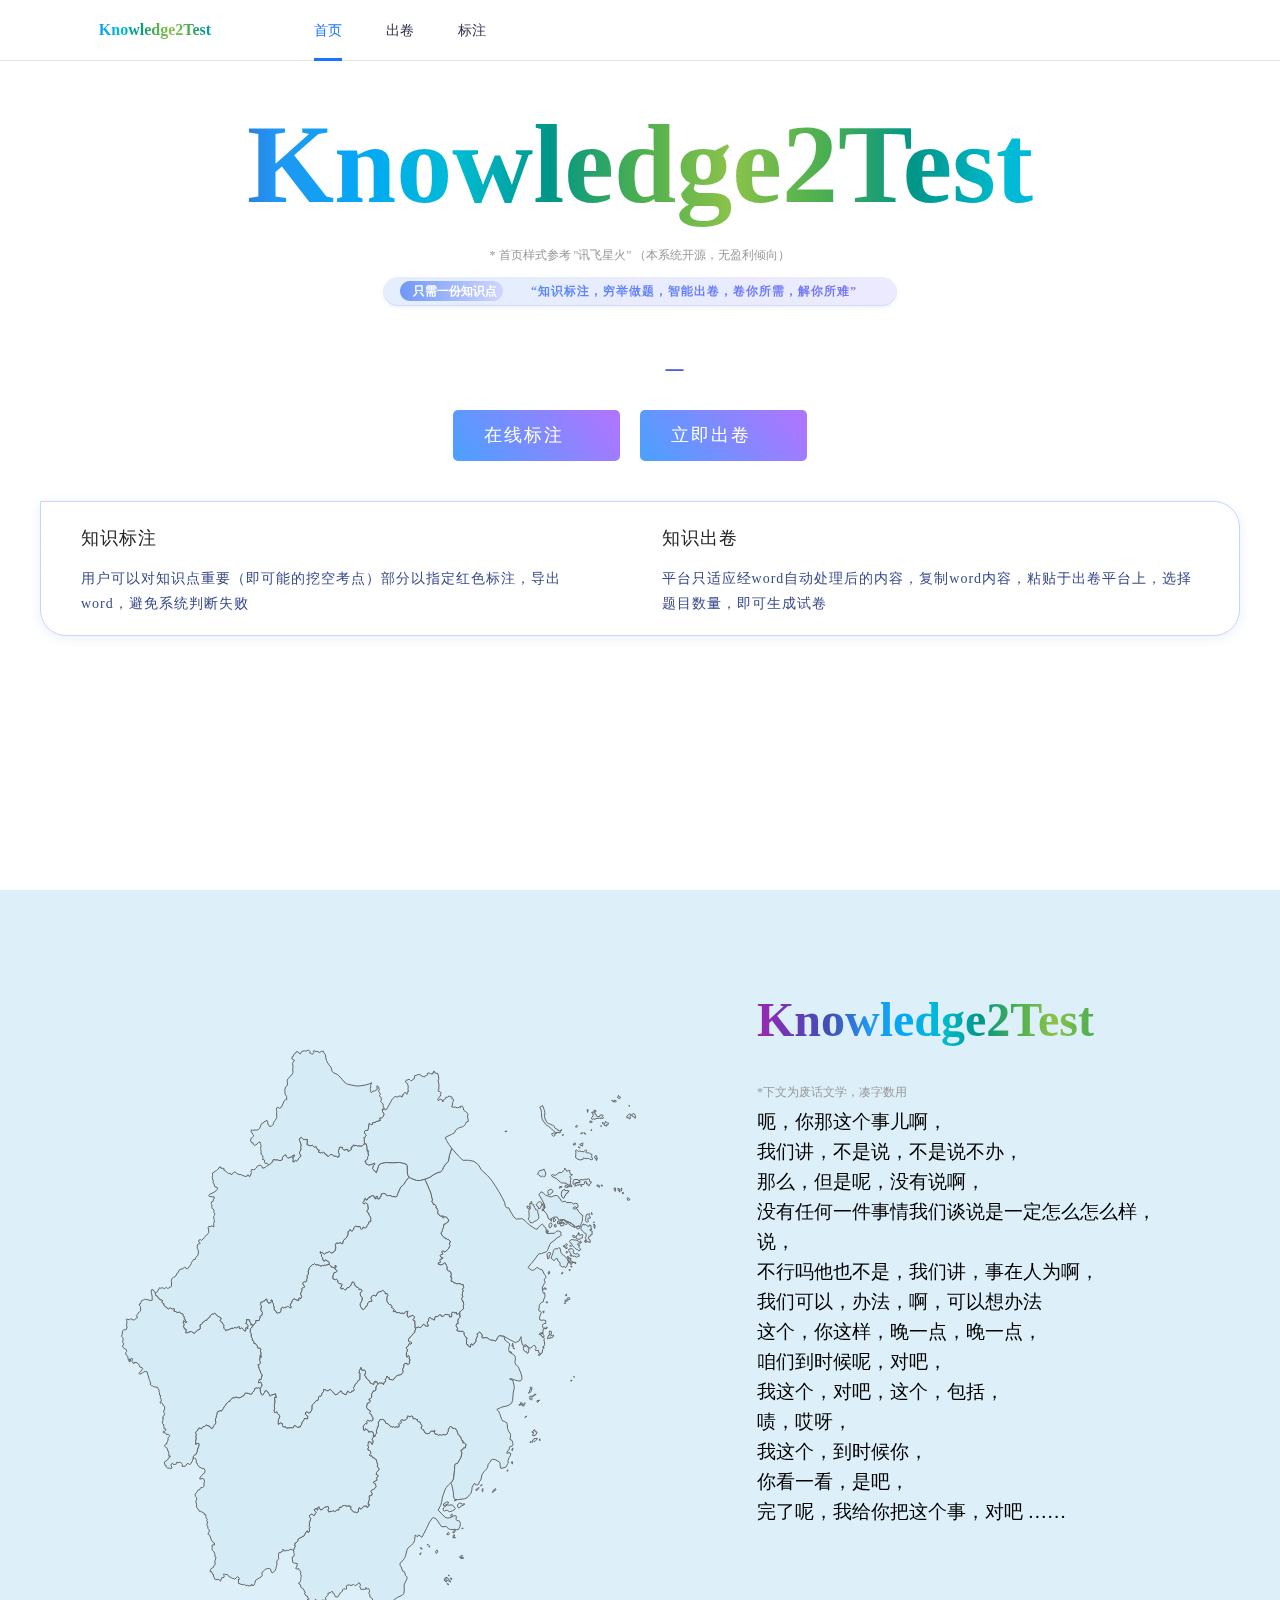
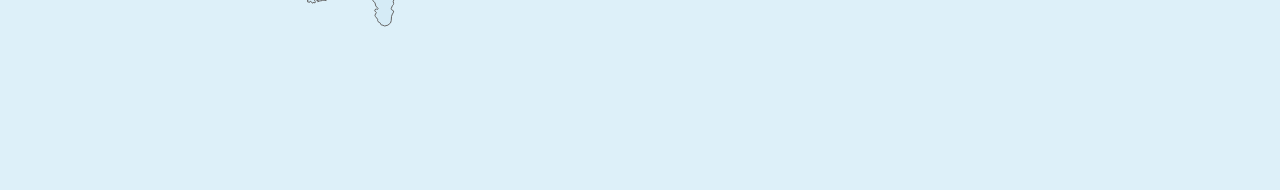
<file: index.html>
<!DOCTYPE html>
<html translate="no">

<head>
    <meta http-equiv="Content-Type" content="text/html; charset=UTF-8">
    <link rel="stylesheet" type="text/css" href="./index-copybyxunfei.css">
    <style>
        .text {
            font-size: 24px;
            letter-spacing: 2px;
        }

        .text span {
            display: inline-block;
            opacity: 0;
            animation: appear 0.1s forwards;
        }

        @keyframes appear {
            0% {
                opacity: 0;
                transform: translateX(50px);
            }

            100% {
                opacity: 1;
                transform: translateX(0);
            }
        }
    </style>

</head>

<body>
    <div id="root">
        <main class="homepage-container">
            <section class="hm-content">
                <section class="header_header_v2__0f-iQ">
                    <div class="header_inner__EP69R">
                        <div class="header_logowrap__b4xtC">
                            <div class="colorful-text" style="font-size: 1em;">Knowledge2Test</div>
                        </div>
                        <ul class="header_menu__8lsGi">
                            <li class="header_active__LVypk"><a href="./index.html">首页</a></li>
                            <li class="false"><a href="./paper2test.html">出卷</a>
                            <li class="false"><a href="./colorauto.html">标注</a>
                            </li>
                        </ul>
                    </div>
                </section>
                <div style="width: 100%;height: 40px;"></div>
                <div class="hm-content__title">
                    <div>
                        <div class="colorful-text">Knowledge2Test</div>
                        <br />
                        <p style="color: #999;font-size: 12px;">* 首页样式参考 "讯飞星火" （本系统开源，无盈利倾向）</p>
                    </div>
                    <div class="second-title-box">
                        <div class="second-title">
                            <div class="st-fir">只需一份知识点</div>
                            <div class="st-sec">“知识标注，穷举做题，智能出卷，卷你所需，解你所难”</div>
                        </div>
                    </div>
                </div>
                <div class="hm-content__text">
                    <div class="code">
                        <div></div>
                        <div></div>
                        <div>
                            <div class="Typist ">
                                <div class="inner-text"><span class="text">知识标注，穷举做题，智能出卷，卷你所需，解你所难</span></div><span
                                    class="Cursor--blinking blinking">_</span>
                            </div>
                        </div>
                    </div>
                </div>
                <div class="hm-center-box">
                    <div class="hm-content__btn try-now"><a href="./colorauto.html" style="color: #fff;">在线标注</a></div>
                    <div class="hm-content__btn try-now"><a href="./paper2test.html" style="color: #fff;">立即出卷</a></div>
                </div>
                <div class="home-hor">
                    <div class="hh-item"><a class="hh-title">知识标注</a>
                        <div class="hh-desc">用户可以对知识点重要（即可能的挖空考点）部分以指定红色标注，导出word，避免系统判断失败</div>
                    </div>
                    <div class="hh-item"><a class="hh-title">知识出卷</a>
                        <div class="hh-desc">平台只适应经word自动处理后的内容，复制word内容，粘贴于出卷平台上，选择题目数量，即可生成试卷</div>
                    </div>
                </div>
                <!-- background-color: #def1f8; -->
        </main>
        <table style="background-color: #ddf0f9;height: 100vh;z-index: -1;margin-top: -10px;">
            <tr>
                <td width="753">
                    <svg width="753" height="640" id="svg" style='z-index: 1;display: inline-block;'>
                        <!-- <g>
                    <rect width="753" height="640" x="0" y="0" id="0" style="fill: transparent;"></rect>
                </g> -->
                        <!-- <g> -->
                        <path
                            d="M 407.2534 159.1579 L 404.261 162.6205 L 401.6 166.7371 L 398.7864 169 L 395.589 176.2634 L 395.1998 178.1777 L 393.5276 179.0415 L 390.8402 178.3937 L 390.3143 178.8781 L 388.9786 177.7809 L 386.6751 177.5124 L 385.5128 177.8159 L 384.1929 177.1914 L 383.3304 175.8492 L 381.8369 175.4174 L 379.402 176.0125 L 379.1811 178.4171 L 378.4396 178.3878 L 377.8664 180.6584 L 376.0152 181.0846 L 375.2947 180.5943 L 375.6366 179.3976 L 375.0897 178.1894 L 374.0115 178.6504 L 374.0641 181.0612 L 372.7442 180.5301 L 371.5503 177.7049 L 369.9832 177.7984 L 368.4423 178.8898 L 367.7218 178.487 L 367.869 179.6953 L 366.3966 179.7069 L 365.1555 182.1179 L 364.0878 182.0012 L 363.4726 180.3783 L 361.9317 181.6917 L 362.5628 181.9077 L 362.1947 183.0929 L 360.759 184.7395 L 362.0895 186.0826 L 363.5883 184.6987 L 365.7655 186.3512 L 366.2914 189.949 L 366.2441 191.2809 L 364.8294 193.0277 L 365.5656 194.5527 L 366.8225 194.9793 L 367.0592 197.1475 L 368.2477 198.2872 L 368.8788 200.2745 L 368.6264 201.5839 L 369.0366 203.0164 L 368.6264 203.7063 L 367.1275 203.6888 L 366.4913 206.2149 L 364.9503 207.6186 L 364.8557 208.7123 L 363.4516 210.2565 L 361.206 209.1218 L 360.4697 211.0463 L 359.4285 211.4207 L 358.4556 210.7129 L 358.3977 209.7886 L 357.3775 207.9871 L 356.8989 208.9755 L 353.7225 208.1858 L 351.5242 210.005 L 351.9923 210.7772 L 349.8835 213.5621 L 348.9421 212.2689 L 347.8798 211.7425 L 347.1594 213.3163 L 346.1391 213.486 L 346.1653 215.9729 L 345.5763 217.8926 L 344.1354 220.07 L 341.853 221.9023 L 340.9117 224.139 L 341.0852 225.0349 L 340.3437 226.089 L 338.0403 224.5606 L 337.1199 225.3102 L 334.2118 225.1989 L 333.3178 227.5531 L 334.0172 230.0835 L 333.3178 230.9096 L 333.3178 232.6496 L 331.3351 233.9386 L 331.272 234.548 L 329.2473 235.128 L 327.2331 233.3234 L 325.8606 234.8409 L 324.183 234.7882 L 322.3266 236.3705 L 320.8698 234.7414 L 319.8864 234.923 L 318.3875 233.7334 L 318.2509 235.1339 L 319.4709 236.3353 L 319.5656 238.6211 L 320.7541 239.7935 L 320.9856 242.0329 L 321.827 243.0179 L 322.9944 242.7833 L 323.4519 241.6342 L 324.8982 242.8009 L 326.6231 243.4282 L 327.27 244.1319 L 327.2331 246.29 L 323.2837 247.4687 L 322.0688 246.9878 L 321.6902 247.8265 L 320.67 247.4745 L 318.9608 248.3075 L 317.2044 247.2694 L 315.0955 246.7825 L 314.3435 247.1344 L 312.5186 245.8149 L 311.3459 246.7121 L 310.6149 246.5362 L 307.7908 249.1169 L 306.2236 253.1238 L 306.5233 256.3805 L 304.9877 257.7069 L 305.4401 259.8611 L 304.6354 261.7162 L 304.9089 263.0255 L 303.4627 263.9707 L 302.4372 263.8004 L 300.465 265.104 L 302.8474 268.857 L 301.8324 269.6382 L 300.9226 269.55 L 300.0601 270.4429 L 300.139 272.4579 L 298.7717 275.1315 L 298.8085 276.2951 L 299.7393 278.4637 L 298.8243 280.7092 L 297.1046 279.9216 L 296.8627 282.3436 L 295.5164 282.7081 L 295.2061 281.8791 L 294.2438 282.0143 L 291.9035 280.7504 L 290.0261 282.9138 L 290.0891 283.9487 L 288.0276 287.1418 L 289.2424 288.2417 L 289.1004 289.9651 L 287.8489 289.7709 L 286.6024 288.6239 L 285.4455 288.4181 L 284.6461 289.324 L 282.9317 289.4122 L 281.5276 290.0945 L 280.5284 289.271 L 279.2294 290.2886 L 279.1032 292.5653 L 277.7885 294.9248 L 276.6788 294.6012 L 275.8531 295.266 L 274.5594 294.9955 L 273.6286 292.7065 L 272.5558 292.4359 L 271.8458 290.3946 L 272.1403 289.6651 L 271.5303 287.4948 L 271.4777 285.8304 L 270.5995 284.7954 L 269.9579 282.0085 L 268.9587 282.2848 L 269.4425 283.2843 L 268.8482 284.6542 L 266.4975 285.3481 L 265.9821 283.8428 L 265.2984 283.8428 L 264.7621 281.2089 L 263.6524 281.1972 L 262.6006 283.2078 L 261.7381 283.1256 L 260.2604 284.2016 L 259.2664 283.8546 L 258.3619 286.3831 L 259.5925 287.9594 L 258.8352 291.8476 L 260.4813 294.5305 L 260.0342 296.2194 L 260.5181 296.9138 L 257.8886 298.5559 L 258.3619 299.7978 L 257.7203 300.2394 L 257.2575 302.5588 L 253.8077 302.6353 L 254.0285 304.1308 L 252.1668 306.5805 L 251.1256 307.1282 L 248.6539 306.716 L 248.8169 305.5441 L 247.5127 302.9945 L 247.6862 301.9466 L 245.488 301.9171 L 244.6465 301.0635 L 244.657 303.6598 L 243.7841 305.6088 L 244.7149 305.7501 L 246.198 307.2519 L 245.7141 309.5725 L 246.077 310.35 L 245.0935 310.5857 L 244.799 309.755 L 243.4948 310.079 L 244.0733 311.6166 L 243.4948 313.2014 L 242.2327 312.9067 L 241.4596 311.4339 L 239.4612 309.9672 L 238.0045 311.0569 L 237.0421 310.085 L 237.4102 308.8892 L 236.4426 308.7066 L 234.6125 310.0202 L 232.3511 309.5842 L 231.3309 310.5209 L 229.9688 310.1969 L 226.5136 311.7932 L 224.6414 312.1762 L 223.5897 312.8419 L 223.1269 311.6107 L 221.87 310.2264 L 221.6228 308.318 L 221.9857 307.7348 L 219.698 304.0602 L 219.3246 304.3017 L 217.8627 302.294 L 219.1721 301.087 L 219.1932 300.2394 L 217.6891 299.5329 L 217.2684 298.7972 L 215.4489 298.2146 L 212.6037 295.0425 L 211.0997 296.5078 L 210.2425 295.9075 L 208.3544 297.5613 L 207.8286 299.221 L 204.9467 301.4815 L 204.71 302.5 L 203.674 302.2998 L 201.1918 304.2604 L 200.4187 304.4312 L 200.2451 305.5205 L 199.1987 306.6747 L 198.0154 307.0576 L 198.373 309.0777 L 198.1784 311.0039 L 196.8531 311.9641 L 195.8592 311.9936 L 192.1306 315.5405 L 189.5432 313.5784 L 187.9971 313.8672 L 184.5945 315.0574 L 183.3692 314.5565 L 184.0949 313.1424 L 183.9004 311.1452 L 182.6487 311.1924 L 181.3129 308.2826 L 182.1491 306.71 L 181.213 304.3782 L 181.6337 302.6177 L 182.5488 303.0004 L 184.0003 304.9434 L 184.1475 303.5421 L 182.0387 300.1805 L 182.3385 299.2446 L 180.8711 297.3494 L 180.908 296.3371 L 180.0771 295.3014 L 179.3303 295.7193 L 177.4739 294.2305 L 175.3178 294.607 L 172.8671 293.2419 L 171.8521 293.3714 L 172.4148 290.9416 L 171.6838 290.6475 L 170.4269 291.2475 L 168.6179 290.1122 L 167.5871 290.2122 L 166.6194 291.1299 L 165.1364 290.3062 L 164.3371 288.971 L 163.5324 288.8768 L 161.655 287.2477 L 161.8811 285.7833 L 159.7039 284.2838 L 160.5349 282.514 L 159.3463 281.8556 L 158.0894 282.032 L 157.432 280.7034 L 156.233 280.0566 L 155.5335 278.2991 L 154.0558 277.923 L 153.33 276.1657 L 153.2459 274.6614 L 154.7131 274.4616 L 156.9692 270.8306 L 157.3111 269.7498 L 158.384 270.1551 L 160.7295 269.8085 L 162.3965 270.6662 L 164.358 269.2857 L 165.5203 270.4018 L 166.651 270.1316 L 169.3751 268.4104 L 169.5855 264.9279 L 169.2699 263.5421 L 169.7801 260.7064 L 171.4682 259.3269 L 173.577 258.2821 L 175.1442 255.0366 L 175.6964 255.0366 L 177.7106 251.481 L 180.7187 250.7241 L 182.6382 249.24 L 184.0791 249.9968 L 184.8732 250.9765 L 185.5569 250.7653 L 188.3968 247.1051 L 189.3013 245.3984 L 189.3592 244.3606 L 190.2953 243.5631 L 191.2734 241.7807 L 193.1825 241.3938 L 193.8187 239.4769 L 195.9644 237.1734 L 196.4272 233.9913 L 195.9223 231.3547 L 195.0862 230.0953 L 195.4543 226.5575 L 196.1012 225.8606 L 197.3633 226.0656 L 198.231 225.1637 L 196.6323 223.9458 L 197.1266 221.9785 L 198.3414 221.4808 L 199.5983 222.4819 L 202.1489 219.8065 L 202.6959 218.8114 L 206.2877 215.4404 L 206.7347 214.3344 L 206.6716 212.0291 L 206.009 209.2913 L 207.0293 208.3263 L 208.7016 208.9346 L 209.564 207.525 L 210.9208 208.6596 L 212.0094 208.6187 L 211.6519 205.671 L 212.5038 202.6012 L 211.7097 200.6954 L 212.0252 199.9004 L 211.5257 198.2403 L 212.346 197.4981 L 212.8351 195.815 L 211.552 194.0737 L 212.2724 192.8817 L 211.289 191.0706 L 210.295 190.7435 L 209.9375 189.6919 L 209.6639 186.4738 L 209.2327 185.4986 L 209.5272 183.8519 L 211.1943 183.2214 L 211.289 181.8261 L 212.1252 180.1798 L 212.2146 178.8548 L 210.1373 178.9541 L 208.8961 178.3703 L 207.897 178.8372 L 206.7558 177.7108 L 207.5184 176.2227 L 208.7542 175.8783 L 213.7133 173.241 L 214.7652 171.6016 L 215.7486 170.9773 L 215.228 169.484 L 212.8982 168.9067 L 211.7623 165.2967 L 210.679 164.696 L 211.4573 163.7281 L 210.2162 159.6708 L 210.6158 157.421 L 210.4054 155.09 L 212.5354 153.9946 L 213.4557 152.812 L 214.4707 152.5848 L 216.4428 150.7905 L 216.4533 149.9692 L 218.478 148.7752 L 218.9039 150.476 L 219.9347 149.8934 L 220.6499 150.4934 L 221.9752 150.2721 L 221.9646 152.4391 L 223.7211 153.0857 L 226.319 155.4165 L 228.4069 155.4048 L 228.6751 156.2497 L 229.974 156.5062 L 231.0889 154.9503 L 232.8875 153.7907 L 235.1068 155.6028 L 236.979 156.5411 L 239.4086 156.5586 L 239.9924 157.2753 L 243.3581 158.4002 L 244.7306 158.4875 L 245.225 156.9897 L 247.034 157.2637 L 247.3391 158.8081 L 248.2227 158.1495 L 249.5216 154.1287 L 248.8906 153.3596 L 249.653 151.3963 L 251.5673 151.7866 L 252.9661 151.2856 L 254.1757 150.1381 L 255.3748 148.1345 L 258.141 146.9872 L 259.8606 148.2103 L 260.5864 150.208 L 263.3842 149.4043 L 264.5097 148.1054 L 265.9873 147.5522 L 266.3134 146.7601 L 267.9279 146.37 L 269.8054 144.1748 L 270.3734 144.0351 L 271.3568 141.4212 L 273.15 141.8053 L 275.648 141.7937 L 278.0776 142.7251 L 280.2496 141.6191 L 280.4442 139.5351 L 282.206 137.2946 L 283.7206 136.7824 L 284.4569 138.4991 L 285.4139 139.5934 L 286.8233 139.8786 L 290.3469 138.4352 L 291.162 137.0093 L 292.766 137.2131 L 291.9508 138.9008 L 290.7623 139.4479 L 291.3566 141.4851 L 290.9148 143.6333 L 292.3505 143.8488 L 293.2918 142.2245 L 294.6382 143.0336 L 296.0265 141.7179 L 296.5524 140.4607 L 299.0294 138.1093 L 297.5042 135.4499 L 297.5516 133.7741 L 298.23 133.2739 L 298.9978 130.4292 L 298.5508 129.487 L 299.0294 127.4573 L 298.5665 125.0151 L 297.5148 122.6838 L 297.2361 120.7132 L 299.3028 119.237 L 301.154 121.341 L 302.6685 121.5677 L 305.4138 121.3991 L 305.1402 126.7072 L 307.0283 127.1433 L 308.1116 127.911 L 310.4307 127.1956 L 312.5817 129.202 L 314.1962 128.4285 L 314.517 129.5743 L 315.9054 131.8835 L 317.3673 132.1045 L 316.4891 134.0592 L 318.356 134.8331 L 319.7444 134.4957 L 320.4176 134.9378 L 321.7217 134.0534 L 322.7788 134.9204 L 323.1574 136.2995 L 324.8404 136.6603 L 325.3925 138.1674 L 326.3706 138.4642 L 328.2849 136.5089 L 330.4989 136.6544 L 331.5823 137.8882 L 334.5431 138.2082 L 335.0322 139.0521 L 337.0254 138.6738 L 336.7466 138.0278 L 337.3829 136.4158 L 336.4363 134.5538 L 336.4626 132.5001 L 337.141 131.0517 L 337.404 129.1962 L 340.7119 129.3126 L 340.4437 130.5979 L 341.9897 132.1045 L 345.7079 131.1797 L 346.1128 133.3437 L 348.8106 132.0173 L 349.3996 131.2029 L 348.6792 129.8476 L 349.9728 129.4812 L 349.8835 128.3413 L 351.0141 128.2017 L 351.6663 126.6607 L 352.0554 127.8818 L 354.1064 127.3235 L 355.6736 127.9691 L 357.0251 127.7831 L 359.7545 128.0273 L 360.6485 127.6027 L 362.1526 125.8932 L 364.0563 125.6373 L 364.9557 128.6553 L 365.2817 133.2158 L 366.5859 132.6631 L 366.1442 133.7975 L 366.4754 138.1325 L 365.45 139.0753 L 365.6866 140.4956 L 364.5191 142.2884 L 362.8467 143.4994 L 363.8407 143.7731 L 364.1562 145.7237 L 366.7541 147.0047 L 368.8788 146.568 L 372.6705 145.1297 L 372.9492 146.236 L 371.6239 147.2202 L 370.509 150.808 L 374.3219 154.6006 L 376.9986 146.7543 L 379.2862 145.4325 L 383.404 144.5241 L 390.7876 144.693 L 397.8451 144.4659 L 400.5272 145.0133 L 404.1559 146.1021 L 405.3234 147.8259 L 405.3496 152.8236 L 405.5547 155.8651 L 406.0701 157.561 L 407.2534 159.1579 Z"
                            fill="#d5ebf6" fill-opacity="1" stroke="#666" stroke-width="1" paint-order="fill"
                            stroke-opacity="1" stroke-dasharray="" stroke-linecap="butt" stroke-linejoin="miter"
                            stroke-miterlimit="10" transform="matrix(1,0,0,1,0,0)" clip-path="none"
                            data-school="与本市0家高校展开合作"></path>
                        <path
                            d="M 422.7568 161.2388 L 427.9947 159.2394 L 432.0914 156.2963 L 436.4511 154.3733 L 438.4547 153.8432 L 440.4479 151.938 L 441.2526 149.678 L 443.3981 146.3292 L 446.259 143.3713 L 447.6 136.7416 L 449.7089 130.1733 L 456.5455 138.0686 L 461.063 142.3001 L 466.7585 142.242 L 472.0227 143.3713 L 476.7084 147.1096 L 479.1853 151.7341 L 485.3435 157.4152 L 487.8626 160.1429 L 490.1607 163.1102 L 493.3424 167.9093 L 496.9659 173.7136 L 500.1948 179.5026 L 502.6561 184.5234 L 503.2136 187.344 L 503.8656 188.8859 L 504.8595 190.0074 L 506.7581 189.8205 L 508.2937 192.9927 L 511.7436 198.8132 L 514.4414 201.0637 L 519.4059 200.672 L 520.7521 200.8825 L 523.9916 203.6127 L 526.2162 205.9459 L 528.8666 207.9343 L 533.3368 210.8299 L 535.23 211.2394 L 536.0399 209.7651 L 538.7956 206.9752 L 540.41 206.1506 L 541.8774 207.5016 L 542.1613 208.841 L 543.2446 209.2738 L 544.1386 210.9 L 544.1966 214.3462 L 544.8749 215.4697 L 552.39 215.2531 L 554.1149 213.486 L 556.3027 212.7839 L 558.8059 213.9541 L 559.1162 217.3775 L 558.3536 218.1559 L 554.7513 219.9529 L 552.8895 222.1073 L 549.019 224.7421 L 547.8462 226.4931 L 545.5376 232.4504 L 544.1649 233.8272 L 539.4687 235.5734 L 537.1601 235.7845 L 535.8716 236.8217 L 533.8311 239.9576 L 529.2137 245.6565 L 526.0426 249.3808 L 528.7562 251.7332 L 530.2024 252.3199 L 532.4849 251.7392 L 534.1677 249.8091 L 535.6455 249.5861 L 537.1601 250.8826 L 540.205 251.8389 L 542.2665 256.0518 L 543.8021 257.8478 L 543.86 259.4502 L 542.461 261.1349 L 542.3085 262.1095 L 543.3026 264.7693 L 542.3769 265.3271 L 540.5153 268.9744 L 540.2681 270.2609 L 540.9571 274.3323 L 542.9818 276.6946 L 542.9449 278.8987 L 541.8511 281.1795 L 541.2147 283.8546 L 539.516 284.425 L 538.0384 286.1127 L 537.1705 287.7065 L 537.2652 289.7886 L 536.5869 292.077 L 536.9865 292.836 L 538.7062 293.4066 L 539.3794 294.7953 L 538.1172 297.3141 L 537.5124 299.9392 L 537.9331 301.9466 L 540.3628 302.341 L 541.809 301.9583 L 543.8547 302.7119 L 543.6706 304.5195 L 544.0387 305.3793 L 542.866 305.2791 L 540.4417 306.8161 L 540.41 307.6878 L 541.4198 310.509 L 540.8255 314.8865 L 538.3381 314.9042 L 537.1285 316.3833 L 538.3907 316.3185 L 539.6002 318.1335 L 542.4032 320.3734 L 542.5768 321.1693 L 541.6144 321.8 L 542.2665 322.8317 L 542.603 326.6231 L 542.0509 328.0148 L 540.489 329.1826 L 542.0457 329.4069 L 542.1613 330.0497 L 540.6046 331.6247 L 540.2102 334.905 L 538.6589 335.6781 L 536.8918 335.0526 L 536.5185 332.3621 L 533.5524 332.5982 L 533.0791 331.5481 L 534.173 330.2031 L 532.9371 327.6256 L 531.4856 327.4133 L 528.872 330.1264 L 526.984 329.8491 L 525.3432 327.9263 L 523.6498 326.7764 L 521.8407 327.4487 L 520.3787 326.8177 L 519.185 321.3106 L 519.0377 318.6877 L 517.1077 322.9614 L 513.4369 324.63 L 506.3005 320.9335 L 501.9882 318.3399 L 497.2656 317.78 L 496.3611 318.3635 L 494.2364 322.5191 L 493.5738 323.0204 L 491.2914 322.4013 L 488.7461 322.083 L 487.2474 321.4049 L 485.0596 319.6956 L 483.0297 319.6719 L 480.4633 320.0846 L 479.8427 319.5009 L 480.1214 316.9844 L 478.1493 314.3797 L 477.4446 314.0499 L 476.1773 315.4875 L 475.0466 315.9295 L 475.6408 317.7446 L 473.8791 321.7529 L 474.2314 323.1206 L 472.9378 325.0605 L 471.5704 325.7444 L 470.8394 327.3838 L 469.9033 326.1218 L 468.8778 326.11 L 468.515 329.2299 L 466.0064 327.9323 L 465.896 326.7174 L 464.334 326.1866 L 464.6181 324.0226 L 464.4971 321.1633 L 465.2175 320.4382 L 464.008 320.0432 L 463.7924 319.1356 L 462.4934 317.3969 L 461.8623 315.847 L 461.9413 314.3974 L 461.0472 313.3899 L 458.6281 313.4312 L 455.5095 313.0305 L 454.5682 312.2882 L 455.6042 310.6504 L 453.9424 307.5641 L 454.7943 305.55 L 456.1301 305.5735 L 455.6989 302.7884 L 456.2983 300.828 L 458.0181 299.2327 L 458.4546 297.9143 L 457.3502 297.932 L 457.7183 296.5313 L 457.6341 293.7892 L 458.3652 293.6538 L 459.743 292.0593 L 461.5521 290.7652 L 461.1629 287.63 L 461.6993 286.3244 L 461.205 283.3431 L 459.9533 282.9844 L 460.2899 282.4317 L 459.3223 280.2095 L 460.2111 279.8569 L 460.9105 278.4285 L 460.1532 277.9406 L 460.4583 274.3616 L 461.3838 272.5168 L 460.1269 271.653 L 461.7098 269.3327 L 461.0736 266.5076 L 459.7483 266.8776 L 458.9647 265.9321 L 456.5824 265.6678 L 455.0625 265.9086 L 453.6058 265.2449 L 451.965 265.0688 L 450.9605 263.4776 L 449.0411 263.3835 L 449.0936 261.7983 L 449.8351 260.4246 L 449.325 258.8398 L 448.2627 259.0217 L 449.5301 256.1634 L 448.7413 255.8875 L 449.0726 254.9898 L 447.8367 253.2059 L 446.3432 252.9477 L 444.897 251.6394 L 444.9706 248.2781 L 444.2764 247.4218 L 443.2509 244.9998 L 442.7619 244.7417 L 441.0737 246.155 L 438.865 247.0112 L 436.1565 246.1433 L 436.2145 244.8003 L 438.0603 244.5893 L 438.4601 243.6804 L 437.6923 242.9006 L 437.9972 241.4172 L 440.6846 240.4207 L 440.8002 239.6879 L 439.0753 239.3655 L 438.113 237.6775 L 438.5652 236.7632 L 440.7266 236.0832 L 439.6169 233.5928 L 440.6004 232.9015 L 441.831 233.1124 L 442.8564 234.0557 L 445.7384 231.5247 L 446.8639 230.0249 L 447.2267 228.7597 L 448.1838 227.6703 L 447.2792 226.1769 L 448.3469 223.2899 L 446.1328 221.4281 L 445.1967 221.4691 L 443.7137 220.0408 L 443.4402 220.7374 L 440.2902 217.8223 L 438.7388 214.9254 L 439.4434 214.5801 L 440.348 212.6259 L 440.2585 211.526 L 441.4576 209.4727 L 441.7837 206.2793 L 444.0345 205.5365 L 445.1389 204.1741 L 446.1433 203.8525 L 446.7586 201.771 L 445.7962 201.2274 L 445.0653 199.6724 L 443.8505 198.9826 L 442.462 198.9885 L 441.0422 200.14 L 440.6793 199.3918 L 441.1894 197.9716 L 438.9123 198.4215 L 435.9147 195.9962 L 435.5255 193.6471 L 436.1724 192.7707 L 435.5412 192.204 L 434.9839 190.3579 L 433.7532 189.9431 L 434.1739 188.7983 L 433.5113 187.1338 L 432.6646 186.4855 L 431.6392 186.9878 L 430.3717 183.8519 L 429.5355 183.5426 L 430.4979 182.0421 L 429.6145 179.0649 L 429.2358 176.4152 L 428.0157 173.1126 L 425.5808 167.3493 L 422.7568 161.2388 Z M 546.6472 317.0256 L 548.1933 316.8548 L 547.0101 315.741 L 547.7832 315.2872 L 547.1679 314.4622 L 547.699 312.8891 L 549.8342 313.8672 L 549.182 314.8689 L 549.9814 315.517 L 548.5877 316.2065 L 549.0664 317.4912 L 550.5861 317.6444 L 551.7905 317.0551 L 551.0857 318.8408 L 549.892 319.8606 L 548.0881 319.1768 L 547.8516 320.786 L 546.7787 320.2379 L 545.2589 320.8508 L 546.6472 317.0256 Z M 568.5455 362.4093 L 569.8813 362.1966 L 569.3344 363.3374 L 568.5455 362.4093 Z M 563.2707 284.3485 L 563.0394 281.9261 L 563.865 282.3376 L 564.9063 281.8144 L 565.1325 280.28 L 566.3894 279.61 L 567.8566 279.9744 L 567.7514 281.4029 L 566.0475 281.2207 L 565.7741 282.8668 L 564.1542 283.1784 L 563.2707 284.3485 Z M 521.4831 330.7163 L 521.2464 328.9585 L 521.7934 328.2684 L 524.6227 328.2744 L 525.8323 328.8995 L 526.8315 330.8224 L 526.5843 334.2088 L 525.9112 335.259 L 524.9698 335.1647 L 524.3072 333.4536 L 523.3711 333.9964 L 521.5042 331.8607 L 521.4831 330.7163 Z M 563.5232 276.8063 L 564.6486 276.1187 L 564.575 277.8289 L 563.4075 277.5233 L 563.5232 276.8063 Z M 546.6577 253.8337 L 547.4465 253.423 L 547.8516 255.0308 L 546.5736 256.3335 L 546.2213 254.0685 L 546.6577 253.8337 Z M 571.4853 358.5969 L 572.3635 358.5614 L 572.3951 359.4834 L 571.4853 358.5969 Z M 542.0614 309.9789 L 543.1289 309.9789 L 544.023 310.8861 L 542.8765 310.8861 L 542.0614 309.9789 Z M 541.7669 275.0903 L 542.5242 274.773 L 542.8502 275.7779 L 541.7669 275.0903 Z M 541.2831 271.0362 L 542.7503 269.7615 L 544.3595 270.6602 L 544.3175 271.1538 L 542.1982 270.6427 L 542.0982 271.6179 L 541.2831 271.0362 Z M 538.7062 315.7055 L 541.2252 315.0633 L 540.794 316.065 L 541.8826 317.3733 L 542.0667 318.8703 L 540.7729 319.171 L 538.6694 316.348 L 538.7062 315.7055 Z M 536.3975 337.3008 L 536.4553 336.5395 L 538.3538 335.7076 L 538.9691 336.1738 L 537.523 337.6372 L 536.3975 337.3008 Z M 544.5384 308.9717 L 545.3062 309.2662 L 544.7487 310.6681 L 543.9388 310.0379 L 544.5384 308.9717 Z M 544.002 283.9605 L 545.8531 284.0662 L 545.5691 284.8483 L 544.2386 284.7249 L 544.002 283.9605 Z M 541.8458 295.0425 L 540.6467 293.8716 L 542.2403 292.789 L 541.5513 293.9244 L 541.8458 295.0425 Z M 562.8816 284.5896 L 563.5285 285.501 L 562.4083 285.4775 L 562.8816 284.5896 Z M 544.896 213.8254 L 544.3964 212.345 L 545.059 211.7775 L 546.4105 212.8366 L 546.1423 213.9833 L 544.896 213.8254 Z M 544.4963 214.2643 L 545.669 214.0887 L 545.364 215.2531 L 544.4963 214.2643 Z"
                            fill="#d5ebf6" fill-opacity="1" stroke="#666" stroke-width="1" paint-order="fill"
                            stroke-opacity="1" stroke-dasharray="" stroke-linecap="butt" stroke-linejoin="miter"
                            stroke-miterlimit="10" transform="matrix(1,0,0,1,0,0)" clip-path="none"
                            data-school="与本市0家高校展开合作"></path>
                        <path
                            d="M 448.552 465.1129 L 446.6061 466.8035 L 444.5394 469.1728 L 443.2825 471.1912 L 441.1789 476.962 L 440.2744 480.1254 L 439.5907 484.3859 L 438.5967 487.5387 L 436.0935 492.0815 L 442.9407 499.1488 L 445.0442 499.96 L 447.5948 499.8706 L 449.4407 499.1965 L 451.6494 497.908 L 453.8425 497.6993 L 454.3578 498.8088 L 454.1054 501.3561 L 454.789 502.4597 L 456.7559 502.7581 L 457.8971 503.4682 L 458.3967 505.5567 L 457.9812 508.5766 L 456.6665 511.4062 L 454.8311 511.7524 L 453.8214 511.4361 L 452.3384 514.5945 L 451.0184 515.0066 L 451.0131 513.7586 L 453.264 511.2271 L 451.1814 511.5376 L 448.4731 511.4659 L 446.5694 510.9166 L 444.4342 508.5409 L 439.9377 508.7677 L 439.1121 508.3021 L 438.2655 506.828 L 434.2161 500.992 L 431.7811 499.7512 L 430.7451 499.6259 L 427.4425 504.1962 L 424.5395 510.4332 L 419.938 519.2946 L 416.6248 516.8996 L 415.4574 518.8107 L 413.2118 517.019 L 412.5649 522.7533 L 411.4395 525.1433 L 409.1467 527.3542 L 405.865 530.1454 L 404.9815 532.0224 L 403.346 538.6354 L 402.2363 540.615 L 399.7857 543.7854 L 397.9503 545.1494 L 398.1817 547.4051 L 398.797 548.0993 L 400.8795 553.3662 L 402.5782 553.8211 L 403.4459 557.2576 L 405.2076 559.1917 L 404.8711 561.0542 L 402.4309 565.984 L 402.0891 567.5656 L 402.2416 572.929 L 401.7105 575.7042 L 400.3221 577.2029 L 395.5312 579.3972 L 392.1182 581.61 L 391.1925 583.2353 L 391.6291 585.5624 L 391.4503 586.5521 L 390.3143 587.8 L 389.1941 590.6738 L 389.3887 591.4898 L 391.6764 593.0442 L 391.1767 594.8866 L 390.388 596.0209 L 389.536 598.326 L 389.2257 602.6909 L 388.4474 605.057 L 385.9178 607.1472 L 382.7309 608.0001 L 380.0909 607.003 L 379.4388 607.087 L 377.6876 604.4805 L 376.8672 604.4564 L 375.6471 602.6849 L 375.5945 601.2799 L 373.3174 598.3381 L 372.9492 597.2575 L 374.3376 594.4965 L 372.6916 592.8521 L 373.0387 591.6579 L 374.4954 590.8719 L 375.2422 591.6639 L 376.0625 590.5178 L 373.7907 587.9859 L 372.9966 584.8606 L 371.077 582.8454 L 370.1567 580.4886 L 368.4002 579.3073 L 367.664 577.9943 L 368.069 576.981 L 366.7858 575.2186 L 367.6745 572.7491 L 366.5175 570.4597 L 365.5552 570.9751 L 364.2824 570.4538 L 363.8723 569.453 L 363.7829 571.3826 L 362.4523 571.5205 L 361.0429 570.9871 L 359.318 571.9161 L 357.6983 568.6022 L 358.2925 567.8412 L 358.1505 565.7204 L 356.7148 564.7258 L 356.4887 565.4807 L 353.7856 567.5176 L 352.8915 567.5176 L 351.7346 566.3674 L 349.0104 567.5656 L 347.5643 566.8646 L 345.2609 567.2481 L 344.1512 568.027 L 344.7665 570.0762 L 343.8778 571.6044 L 343.0994 570.7773 L 341.5585 571.0411 L 340.3911 571.7841 L 340.4541 573.3125 L 338.3347 574.799 L 335.6948 579.1455 L 333.0496 578.6358 L 332.9497 577.4187 L 331.8137 575.4284 L 331.13 575.5484 L 330.662 573.7321 L 329.4893 573.3725 L 328.8582 574.4873 L 325.8606 575.2366 L 326.2602 576.0399 L 325.85 577.2688 L 323.473 579.7271 L 324.1251 582.6414 L 322.9997 582.2996 L 319.7706 582.1497 L 319.3184 583.0193 L 318.0984 582.7614 L 315.7423 583.769 L 316.3524 582.4616 L 314.7957 582.5455 L 313.6703 581.2321 L 312.4817 582.8094 L 313.5231 583.709 L 313.0234 584.8125 L 311.1197 584.4528 L 310.8199 585.2205 L 308.2798 583.1693 L 307.7172 584.2848 L 305.5873 583.8469 L 305.5031 581.1842 L 306.3814 581.7839 L 307.1282 581.2981 L 306.7548 580.3147 L 305.3559 579.5652 L 305.4347 578.1861 L 303.4995 577.5206 L 303.1156 576.1119 L 302.3741 575.7941 L 303.4417 574.2236 L 302.3531 573.8699 L 302.2741 572.2876 L 301.6641 572.0179 L 300.6492 570.1661 L 299.4396 570.0044 L 298.5087 567.9969 L 298.5508 566.8886 L 296.9258 566.0139 L 296.4946 564.9356 L 297.3938 564.8997 L 298.414 563.6716 L 298.4772 562.0724 L 299.1082 561.5093 L 298.7611 560.3415 L 299.1924 558.6528 L 299.0767 556.6169 L 298.3562 556.1199 L 298.961 554.1265 L 296.9258 551.307 L 297.0415 550.8522 L 294.9011 550.948 L 293.7021 550.505 L 294.7171 548.1113 L 295.0589 548.1233 L 295.3797 545.5623 L 292.2191 545.0177 L 290.6624 544.3775 L 290.1891 538.9941 L 291.7562 538.2944 L 292.4399 536.1357 L 291.5985 534.4076 L 292.0665 532.8653 L 291.162 532.1658 L 291.9561 531.4843 L 292.3768 529.6971 L 293.3602 528.5974 L 292.8027 528.2986 L 292.7817 525.221 L 294.412 524.5458 L 295.7583 522.819 L 295.9319 521.3674 L 297.7251 520.0234 L 300.1232 519.0496 L 300.8121 518.0164 L 301.7693 518.1717 L 304.0516 514.0393 L 305.3296 512.6599 L 305.8555 514.2601 L 307.1386 514.0153 L 307.4384 512.1346 L 307.2123 510.2122 L 308.08 509.6571 L 307.2123 508.6423 L 307.5541 505.8373 L 307.1386 504.6317 L 307.6751 503.8561 L 308.7532 500.5149 L 307.775 499.3695 L 307.2859 497.8423 L 309.237 496.0173 L 310.3519 496.214 L 311.4352 497.4905 L 312.2662 497.5501 L 313.339 495.3136 L 314.2014 494.5801 L 312.0926 491.8132 L 312.324 491.1633 L 314.5959 490.3465 L 315.3584 492.1113 L 315.7529 491.9205 L 315.737 489.7086 L 316.7731 488.6058 L 318.5769 491.849 L 320.1494 491.4376 L 322.479 489.3629 L 326.0919 488.3077 L 326.7651 490.2631 L 326.0604 492.01 L 326.5706 493.8108 L 330.2413 493.3218 L 331.109 492.344 L 332.2975 493.5246 L 333.5018 493.2801 L 334.7008 491.8847 L 336.8991 491.8907 L 336.978 490.442 L 338.0456 488.8681 L 339.1236 489.6073 L 340.4594 487.6818 L 342.6576 487.3957 L 345.4817 488.2541 L 345.6816 487.813 L 348.4793 487.9739 L 348.9895 488.8801 L 348.7895 490.5612 L 349.163 491.6224 L 350.178 492.2485 L 351.6978 494.0433 L 353.4753 494.0911 L 354.6796 494.6993 L 355.9207 494.1864 L 356.3519 492.9818 L 356.7096 490.0484 L 357.6194 489.5715 L 358.4871 491.0263 L 359.6546 490.6745 L 361.6478 488.1885 L 364.7978 487.9143 L 365.2554 489.6669 L 366.018 489.0946 L 367.4168 486.6744 L 365.9601 486.2811 L 366.9172 482.2108 L 367.3694 481.9248 L 367.38 479.9466 L 366.9646 479.2198 L 367.5378 477.4266 L 368.274 477.7126 L 369.9043 477.0931 L 370.0516 475.4909 L 368.821 473.5077 L 369.4784 472.2511 L 371.1033 471.3281 L 371.8396 471.483 L 374.1167 468.5953 L 373.4488 467.2201 L 373.7066 466.1664 L 371.3189 464.6785 L 371.3452 463.9226 L 375.1527 462.0956 L 374.3113 460.3224 L 375.2105 458.8705 L 376.1677 458.2875 L 375.5419 456.943 L 374.1273 456.4969 L 374.5374 454.4387 L 376.9565 451.5127 L 376.4307 449.7287 L 375.1422 448.7537 L 375.6733 446.7263 L 374.6689 443.7661 L 374.3639 441.7573 L 373.1491 441.3234 L 372.3129 439.9685 L 370.467 439.6715 L 369.6413 437.7106 L 368.3529 438.0671 L 367.1433 437.17 L 368.6579 435.7204 L 368.5633 433.7127 L 367.8796 432.5961 L 365.8707 432.0081 L 365.9075 430.1374 L 366.9435 429.0033 L 366.1862 428.5638 L 365.5499 426.8479 L 366.3124 426.1652 L 366.2441 424.0637 L 366.8436 423.3811 L 369.2942 424.4673 L 370.1041 426.3849 L 370.893 424.2834 L 370.8246 422.7578 L 369.8728 421.2326 L 371.1769 419.5353 L 371.5451 416.604 L 372.7388 418.6629 L 373.4909 416.4675 L 374.8951 414.8361 L 374.4481 414.1243 L 374.4481 411.9177 L 375.2211 410.5121 L 375.2789 408.8872 L 376.1099 408.7923 L 376.4991 406.0233 L 376.1309 403.9662 L 377.3247 403.2311 L 377.8032 401.6662 L 380.5327 401.2928 L 382.8413 402.5968 L 383.7038 405.1281 L 386.1071 405.7921 L 386.612 406.7882 L 387.9425 407.4997 L 388.7944 408.8932 L 389.3835 408.5551 L 390.7876 409.1363 L 391.2557 408.3357 L 392.4442 409.2904 L 394.0955 408.8398 L 396.8196 408.9228 L 397.1246 406.9245 L 396.4883 405.6439 L 397.5664 404.5589 L 398.4973 405.4363 L 399.5279 404.7012 L 398.4393 402.6442 L 399.8908 401.5655 L 401.621 402.336 L 403.5563 401.9271 L 405.0184 400.4631 L 405.1235 398.5252 L 405.8807 397.7904 L 408.0475 398.8927 L 409.5568 397.7786 L 411.0872 398.8156 L 411.1818 400.6291 L 413.7693 400.7771 L 414.9157 401.7433 L 415.4574 401.032 L 415.4048 402.7746 L 415.8728 403.3911 L 418.355 404.2269 L 418.7179 405.7624 L 420.1957 407.6894 L 419.0861 410.1741 L 420.4112 411.6568 L 421.3999 411.4966 L 423.025 414.937 L 425.6913 415.7379 L 427.4373 415.2158 L 427.8211 414.2488 L 429.2358 412.9616 L 431.0659 413.187 L 432.0546 413.8336 L 432.1019 412.3923 L 432.9276 412.3923 L 432.4438 414.4149 L 433.2904 416.1056 L 435.5833 416.2837 L 436.4511 417.4762 L 437.282 416.7109 L 438.8597 416.7287 L 439.6853 417.5592 L 440.8265 416.2837 L 442.2991 416.7762 L 444.4921 416.4795 L 445.181 415.9455 L 445.3808 414.3437 L 446.0644 413.537 L 446.3905 411.2178 L 448.168 408.3654 L 449.9351 409.0474 L 450.8449 410.5833 L 452.5225 410.269 L 453.7163 410.7611 L 455.0888 412.8371 L 456.3037 416.7642 L 457.8235 417.5238 L 457.7657 418.3663 L 459.3117 419.5412 L 458.9909 419.9507 L 459.8797 422.4611 L 461.205 422.8587 L 460.7791 424.7879 L 462.2042 424.6929 L 464.5076 426.7707 L 463.8187 427.1745 L 463.2717 429.9533 L 461.2839 430.0898 L 460.6948 431.7884 L 458.8595 432.4238 L 460.0375 434.8353 L 458.9752 439.517 L 455.5516 445.3829 L 453.569 445.8703 L 452.717 447.4279 L 452.6118 451.2748 L 451.5864 460.8994 L 450.1401 463.8155 L 448.552 465.1129 Z M 433.9478 534.8083 L 433.5219 533.6424 L 434.784 531.8789 L 435.7149 532.9669 L 435.5255 534.061 L 434.2686 535.4959 L 433.9478 534.8083 Z M 458.3336 538.3602 L 459.7904 537.1643 L 460.5634 537.5947 L 459.3013 539.2693 L 458.1601 539.8255 L 457.4501 538.7848 L 458.3336 538.3602 Z M 449.0568 496.554 L 450.1979 496.1365 L 450.2085 497.5501 L 449.0831 498.5404 L 448.5257 497.6098 L 449.0568 496.554 Z M 450.9711 518.763 L 451.8336 518.3807 L 452.3962 519.3245 L 451.192 520.095 L 450.9711 518.763 Z M 450.9711 517.67 L 451.7441 516.7383 L 452.98 517.4013 L 451.6021 518.118 L 450.9711 517.67 Z M 448.431 564.1388 L 447.0111 562.857 L 446.1643 562.9408 L 444.0608 561.671 L 443.74 562.1023 L 444.655 564.001 L 444.0503 564.001 L 442.094 562.1382 L 442.3149 561.1919 L 443.2562 561.3117 L 442.846 559.8803 L 444.5025 560.2696 L 444.0451 559.2635 L 445.9593 560.096 L 446.5168 561.4854 L 448.2312 562.5875 L 448.431 564.1388 Z M 426.6431 528.5375 L 427.574 527.7727 L 427.5581 529.2071 L 426.6431 528.5375 Z M 460.2005 539.963 L 461.4048 539.5743 L 461.0052 540.9081 L 460.2005 539.963 Z M 445.9067 514.5706 L 446.6956 514.3795 L 447.3213 515.8306 L 446.643 516.804 L 444.8286 516.5472 L 445.9067 514.5706 Z M 452.5434 519.0199 L 453.5321 519.5932 L 452.6434 519.9457 L 452.5434 519.0199 Z M 418.3971 529.6314 L 419.1334 529.4639 L 420.1641 531.1497 L 419.065 530.9583 L 418.3971 529.6314 Z M 460.9157 510.8689 L 459.7587 510.5526 L 461.0156 509.9257 L 460.9157 510.8689 Z M 418.2603 535.3285 L 419.2175 534.7904 L 417.9449 536.949 L 418.2603 535.3285 Z M 458.8017 540.5253 L 459.296 539.3231 L 460.1479 539.2154 L 459.4117 540.7046 L 458.8017 540.5253 Z M 447.4581 493.8226 L 445.5438 492.4453 L 443.7558 492.3558 L 442.3095 493.286 L 441.0632 492.1948 L 441.2998 490.0067 L 445.0916 486.8652 L 447.0479 487.1811 L 449.8614 486.8235 L 451.2919 487.6938 L 453.3112 490.3942 L 452.717 491.5629 L 450.4294 492.8805 L 447.4581 493.8226 Z M 425.9122 526.0336 L 426.2224 526.8045 L 424.9339 527.0197 L 425.9122 526.0336 Z M 456.8296 490.1975 L 455.2781 487.9679 L 455.9197 486.2692 L 457.8024 484.8984 L 460.4898 486.1322 L 462.6407 485.8103 L 462.3514 486.6089 L 459.0015 488.2124 L 456.8296 490.1975 Z M 441.6627 487.8666 L 441.5891 485.8639 L 444.8865 483.8614 L 446.4851 484.2191 L 446.5431 485.107 L 445.0284 486.3408 L 441.6627 487.8666 Z M 445.4124 566.3134 L 445.1915 565.5465 L 446.38 565.906 L 446.6272 566.9125 L 445.4124 566.3134 Z M 449.0411 559.9882 L 450.1507 560.9583 L 448.9727 561.3596 L 448.3521 559.9822 L 449.0411 559.9882 Z M 447.0742 557.0121 L 447.0742 558.1078 L 446.1224 557.2576 L 447.0742 557.0121 Z"
                            fill="#d5ebf6" fill-opacity="1" stroke="#666" stroke-width="1" paint-order="fill"
                            stroke-opacity="1" stroke-dasharray="" stroke-linecap="butt" stroke-linejoin="miter"
                            stroke-miterlimit="10" transform="matrix(1,0,0,1,0,0)" clip-path="none"
                            data-school="与本市0家高校展开合作"></path>
                        <path
                            d="M 407.2534 159.1579 L 406.0701 157.561 L 405.5547 155.8651 L 405.3496 152.8236 L 405.3234 147.8259 L 404.1559 146.1021 L 400.5272 145.0133 L 397.8451 144.4659 L 390.7876 144.693 L 383.404 144.5241 L 379.2862 145.4325 L 376.9986 146.7543 L 374.3219 154.6006 L 370.509 150.808 L 371.6239 147.2202 L 372.9492 146.236 L 372.6705 145.1297 L 368.8788 146.568 L 366.7541 147.0047 L 364.1562 145.7237 L 363.8407 143.7731 L 362.8467 143.4994 L 364.5191 142.2884 L 365.6866 140.4956 L 365.45 139.0753 L 366.4754 138.1325 L 366.1442 133.7975 L 366.5859 132.6631 L 365.2817 133.2158 L 364.9557 128.6553 L 364.0563 125.6373 L 362.1526 125.8932 L 362.3735 124.4396 L 362.1105 120.5796 L 361.7319 119.3765 L 362.668 119.5275 L 364.2088 117.447 L 362.4418 115.0879 L 362.5049 113.1823 L 363.1675 112.6653 L 365.6603 112.3226 L 366.4492 109.9992 L 366.9698 105.5278 L 367.9322 105.5161 L 369.0681 106.6949 L 370.5301 106.4103 L 370.6563 104.5814 L 373.5014 104.3839 L 373.7012 103.6815 L 378.7288 102.2768 L 377.251 100.8488 L 377.6034 99.9667 L 379.5703 100.0189 L 380.8956 98.6899 L 382.0683 96.2295 L 380.5327 93.5666 L 380.3276 91.0376 L 382.368 91.1189 L 384.0088 91.9598 L 385.4024 89.9183 L 390.3563 80.9087 L 392.1812 79.46 L 393.0437 78.2141 L 394.5425 79.0022 L 396.0255 78.8457 L 396.9669 78.0055 L 399.0021 78.1561 L 400.1432 79.1992 L 400.4957 76.667 L 400.9636 77.229 L 402.0313 75.2939 L 403.0725 74.2107 L 404.9026 76.3078 L 405.3655 75.5778 L 405.1813 73.9964 L 406.3278 73.8515 L 405.9597 70.6485 L 406.2647 68.917 L 405.9176 66.9946 L 404.6502 64.5516 L 403.2461 63.8627 L 404.7185 61.6343 L 405.4969 62.2537 L 405.986 61.4782 L 407.6426 61.5302 L 408.7679 62.6414 L 409.8198 62.8151 L 411.1555 61.102 L 412.3545 60.7085 L 412.3808 57.954 L 415.9044 56.7043 L 417.8292 56.5655 L 419.8749 57.7863 L 420.6532 58.9551 L 421.2843 58.4748 L 422.6095 58.9262 L 422.8672 58.1334 L 425.3547 56.9415 L 425.7597 54.9978 L 427.3583 55.0613 L 428.2156 55.6515 L 430.5663 56.0448 L 430.1614 55.0324 L 431.6234 54.963 L 431.5287 53.2047 L 432.5121 53.4013 L 433.0328 55.1077 L 435.8463 55.4201 L 437.0243 61.1888 L 436.0514 61.9817 L 436.9717 66.7747 L 436.8561 70.3648 L 437.2399 71.0307 L 436.1828 71.4593 L 436.3091 73.1969 L 437.8763 73.4112 L 439.3067 75.2592 L 438.5494 75.85 L 438.7072 77.0147 L 437.3924 79.402 L 436.7299 79.6918 L 435.8042 81.3667 L 436.3932 82.9085 L 438.1339 81.0363 L 440.1797 81.8998 L 441.0211 83.9925 L 441.2367 82.0912 L 443.598 80.5843 L 443.435 79.5295 L 445.5649 79.0253 L 447.4108 77.8317 L 448.168 78.9383 L 449.2303 78.6371 L 450.1717 79.234 L 449.8562 80.7929 L 451.3549 81.2624 L 451.6757 82.2303 L 450.6608 84.549 L 450.4609 87.5987 L 449.4985 88.0394 L 450.1086 88.9614 L 451.9965 89.2572 L 453.285 88.9672 L 455.6305 89.9589 L 457.4659 88.9846 L 458.3756 89.7268 L 458.3493 88.3524 L 460.2637 88.1148 L 461.1418 89.5181 L 461.7887 92.2673 L 464.3656 93.9552 L 465.7961 95.8409 L 466.0379 96.9026 L 465.3754 98.864 L 465.8907 99.9956 L 466.3167 103.4377 L 464.4339 103.9719 L 463.1455 106.6599 L 461.7256 108.1814 L 460.5845 108.7854 L 457.1504 109.7552 L 455.4149 110.7891 L 453.0905 112.7872 L 452.9116 114.4604 L 449.4144 116.5347 L 446.0907 117.9991 L 443.2035 119.5915 L 444.6183 122.6315 L 446.9217 126.4571 L 449.7089 130.1733 L 447.6 136.7416 L 446.259 143.3713 L 443.3981 146.3292 L 441.2526 149.678 L 440.4479 151.938 L 438.4547 153.8432 L 436.4511 154.3733 L 432.0914 156.2963 L 427.9947 159.2394 L 422.7568 161.2388 L 418.2972 162.5272 L 414.4581 162.463 L 409.1729 160.5393 L 407.2534 159.1579 Z"
                            fill="#d5ebf6" fill-opacity="1" stroke="#666" stroke-width="1" paint-order="fill"
                            stroke-opacity="1" stroke-dasharray="" stroke-linecap="butt" stroke-linejoin="miter"
                            stroke-miterlimit="10" transform="matrix(1,0,0,1,0,0)" clip-path="none"
                            data-school="与本市0家高校展开合作"></path>
                        <path
                            d="M 382.368 91.1189 L 380.3276 91.0376 L 380.5327 93.5666 L 382.0683 96.2295 L 380.8956 98.6899 L 379.5703 100.0189 L 377.6034 99.9667 L 377.251 100.8488 L 378.7288 102.2768 L 373.7012 103.6815 L 373.5014 104.3839 L 370.6563 104.5814 L 370.5301 106.4103 L 369.0681 106.6949 L 367.9322 105.5161 L 366.9698 105.5278 L 366.4492 109.9992 L 365.6603 112.3226 L 363.1675 112.6653 L 362.5049 113.1823 L 362.4418 115.0879 L 364.2088 117.447 L 362.668 119.5275 L 361.7319 119.3765 L 362.1105 120.5796 L 362.3735 124.4396 L 362.1526 125.8932 L 360.6485 127.6027 L 359.7545 128.0273 L 357.0251 127.7831 L 355.6736 127.9691 L 354.1064 127.3235 L 352.0554 127.8818 L 351.6663 126.6607 L 351.0141 128.2017 L 349.8835 128.3413 L 349.9728 129.4812 L 348.6792 129.8476 L 349.3996 131.2029 L 348.8106 132.0173 L 346.1128 133.3437 L 345.7079 131.1797 L 341.9897 132.1045 L 340.4437 130.5979 L 340.7119 129.3126 L 337.404 129.1962 L 337.141 131.0517 L 336.4626 132.5001 L 336.4363 134.5538 L 337.3829 136.4158 L 336.7466 138.0278 L 337.0254 138.6738 L 335.0322 139.0521 L 334.5431 138.2082 L 331.5823 137.8882 L 330.4989 136.6544 L 328.2849 136.5089 L 326.3706 138.4642 L 325.3925 138.1674 L 324.8404 136.6603 L 323.1574 136.2995 L 322.7788 134.9204 L 321.7217 134.0534 L 320.4176 134.9378 L 319.7444 134.4957 L 318.356 134.8331 L 316.4891 134.0592 L 317.3673 132.1045 L 315.9054 131.8835 L 314.517 129.5743 L 314.1962 128.4285 L 312.5817 129.202 L 310.4307 127.1956 L 308.1116 127.911 L 307.0283 127.1433 L 305.1402 126.7072 L 305.4138 121.3991 L 302.6685 121.5677 L 301.154 121.341 L 299.3028 119.237 L 297.2361 120.7132 L 297.5148 122.6838 L 298.5665 125.0151 L 299.0294 127.4573 L 298.5508 129.487 L 298.9978 130.4292 L 298.23 133.2739 L 297.5516 133.7741 L 297.5042 135.4499 L 299.0294 138.1093 L 296.5524 140.4607 L 296.0265 141.7179 L 294.6382 143.0336 L 293.2918 142.2245 L 292.3505 143.8488 L 290.9148 143.6333 L 291.3566 141.4851 L 290.7623 139.4479 L 291.9508 138.9008 L 292.766 137.2131 L 291.162 137.0093 L 290.3469 138.4352 L 286.8233 139.8786 L 285.4139 139.5934 L 284.4569 138.4991 L 283.7206 136.7824 L 282.206 137.2946 L 280.4442 139.5351 L 280.2496 141.6191 L 278.0776 142.7251 L 275.648 141.7937 L 273.15 141.8053 L 271.3568 141.4212 L 270.3734 144.0351 L 269.8054 144.1748 L 267.9279 146.37 L 266.3134 146.7601 L 265.33 145.38 L 262.9372 145.2519 L 262.4166 144.6173 L 262.669 142.9987 L 261.8117 141.4327 L 260.5969 141.7355 L 260.9651 139.4246 L 260.6127 137.4284 L 259.1665 136.4682 L 258.9877 131.837 L 258.5459 130.3886 L 259.1875 127.6957 L 258.3671 125.6314 L 258.141 124.0151 L 256.7579 124.2709 L 254.0127 126.9165 L 252.3247 127.219 L 251.2044 126.1838 L 251.2307 125.0733 L 249.164 124.4337 L 248.5644 122.056 L 249.4795 119.9635 L 251.5358 118.249 L 251.5358 117.0228 L 250.3999 116.0814 L 250.3525 114.9716 L 248.901 113.7632 L 249.5163 111.7765 L 250.4944 112.3109 L 252.9925 111.9566 L 254.3651 112.1831 L 256.5791 111.4396 L 257.7729 110.1502 L 258.8982 107.0258 L 259.9133 105.3188 L 261.1334 104.9298 L 263.0371 103.014 L 263.7838 103.159 L 265.0829 102.3232 L 265.5246 103.2519 L 265.9927 106.0793 L 267.3442 108.3439 L 269.5845 108.1291 L 271.1516 106.5091 L 271.646 104.2621 L 273.0397 102.5089 L 274.8329 99.5836 L 274.57 94.7906 L 275.0275 93.8625 L 274.407 92.6558 L 274.4911 90.069 L 275.769 89.2107 L 277.4362 90.2952 L 279.2926 89.3847 L 282.5004 82.3172 L 283.2157 81.7723 L 284.7671 81.7319 L 284.5568 78.3706 L 282.9738 75.827 L 282.9895 72.9015 L 282.695 72.1891 L 283.4945 68.9807 L 285.2614 67.5679 L 285.456 64.9626 L 285.1773 62.792 L 285.8504 60.8357 L 288.1591 58.6309 L 289.1004 57.1325 L 289.9261 56.7158 L 290.9989 54.697 L 290.7098 50.8739 L 291.0988 48.3296 L 290.5152 45.7454 L 291.0673 44.1154 L 292.6135 42.4971 L 289.942 40.9425 L 289.9051 38.9144 L 291.4354 38.1633 L 291.8036 36.3666 L 294.0438 34.6972 L 294.1701 33.8251 L 295.7004 33.5074 L 296.2053 34.6048 L 298.4614 35.8294 L 299.4501 33.5883 L 302.3741 32.7623 L 303.9623 33.1436 L 306.5233 32.0001 L 308.0274 33.5305 L 307.8013 35.1593 L 308.8373 35.1998 L 309.7892 36.3146 L 311.2249 35.5117 L 311.9138 34.4777 L 311.2406 33.8482 L 311.5614 32.7971 L 312.7499 32.7277 L 313.2391 33.4266 L 315.8528 33.4901 L 317.1464 34.5643 L 319.4446 33.3687 L 321.6587 33.1955 L 321.6691 34.5066 L 323.3468 36.5918 L 324.3617 42.3353 L 326.8755 46.8901 L 328.8792 49.0351 L 330.2886 53.6095 L 331.9241 54.9341 L 335.7105 56.658 L 340.1912 61.2871 L 341.9688 63.7528 L 344.5456 65.7499 L 346.0971 66.381 L 353.8066 67.8921 L 356.9042 67.9848 L 363.0255 67.122 L 366.7962 66.0278 L 369.7623 64.7716 L 368.516 67.1742 L 368.8631 68.6333 L 368.2477 70.4574 L 368.5896 72.7509 L 368.3634 73.5618 L 369.0734 74.506 L 369.9043 74.2628 L 370.6511 73.0347 L 372.2813 73.0347 L 375.3631 71.2855 L 374.7741 68.0774 L 375.3525 67.8111 L 376.5884 68.7549 L 377.3668 71.6388 L 376.5358 73.4344 L 377.0775 73.8284 L 378.4448 76.2962 L 377.2615 77.9475 L 378.6709 78.8979 L 379.302 80.2887 L 379.3704 81.9404 L 378.7551 83.5693 L 381.1059 85.9694 L 381.0796 88.022 L 382.368 91.1189 Z"
                            fill="#d5ebf6" fill-opacity="1" stroke="#666" stroke-width="1" paint-order="fill"
                            stroke-opacity="1" stroke-dasharray="" stroke-linecap="butt" stroke-linejoin="miter"
                            stroke-miterlimit="10" transform="matrix(1,0,0,1,0,0)" clip-path="none"
                            data-school="与本市0家高校展开合作"></path>
                        <path
                            d="M 327.2331 246.29 L 327.27 244.1319 L 326.6231 243.4282 L 324.8982 242.8009 L 323.4519 241.6342 L 322.9944 242.7833 L 321.827 243.0179 L 320.9856 242.0329 L 320.7541 239.7935 L 319.5656 238.6211 L 319.4709 236.3353 L 318.2509 235.1339 L 318.3875 233.7334 L 319.8864 234.923 L 320.8698 234.7414 L 322.3266 236.3705 L 324.183 234.7882 L 325.8606 234.8409 L 327.2331 233.3234 L 329.2473 235.128 L 331.272 234.548 L 331.3351 233.9386 L 333.3178 232.6496 L 333.3178 230.9096 L 334.0172 230.0835 L 333.3178 227.5531 L 334.2118 225.1989 L 337.1199 225.3102 L 338.0403 224.5606 L 340.3437 226.089 L 341.0852 225.0349 L 340.9117 224.139 L 341.853 221.9023 L 344.1354 220.07 L 345.5763 217.8926 L 346.1653 215.9729 L 346.1391 213.486 L 347.1594 213.3163 L 347.8798 211.7425 L 348.9421 212.2689 L 349.8835 213.5621 L 351.9923 210.7772 L 351.5242 210.005 L 353.7225 208.1858 L 356.8989 208.9755 L 357.3775 207.9871 L 358.3977 209.7886 L 358.4556 210.7129 L 359.4285 211.4207 L 360.4697 211.0463 L 361.206 209.1218 L 363.4516 210.2565 L 364.8557 208.7123 L 364.9503 207.6186 L 366.4913 206.2149 L 367.1275 203.6888 L 368.6264 203.7063 L 369.0366 203.0164 L 368.6264 201.5839 L 368.8788 200.2745 L 368.2477 198.2872 L 367.0592 197.1475 L 366.8225 194.9793 L 365.5656 194.5527 L 364.8294 193.0277 L 366.2441 191.2809 L 366.2914 189.949 L 365.7655 186.3512 L 363.5883 184.6987 L 362.0895 186.0826 L 360.759 184.7395 L 362.1947 183.0929 L 362.5628 181.9077 L 361.9317 181.6917 L 363.4726 180.3783 L 364.0878 182.0012 L 365.1555 182.1179 L 366.3966 179.7069 L 367.869 179.6953 L 367.7218 178.487 L 368.4423 178.8898 L 369.9832 177.7984 L 371.5503 177.7049 L 372.7442 180.5301 L 374.0641 181.0612 L 374.0115 178.6504 L 375.0897 178.1894 L 375.6366 179.3976 L 375.2947 180.5943 L 376.0152 181.0846 L 377.8664 180.6584 L 378.4396 178.3878 L 379.1811 178.4171 L 379.402 176.0125 L 381.8369 175.4174 L 383.3304 175.8492 L 384.1929 177.1914 L 385.5128 177.8159 L 386.6751 177.5124 L 388.9786 177.7809 L 390.3143 178.8781 L 390.8402 178.3937 L 393.5276 179.0415 L 395.1998 178.1777 L 395.589 176.2634 L 398.7864 169 L 401.6 166.7371 L 404.261 162.6205 L 407.2534 159.1579 L 409.1729 160.5393 L 414.4581 162.463 L 418.2972 162.5272 L 422.7568 161.2388 L 425.5808 167.3493 L 428.0157 173.1126 L 429.2358 176.4152 L 429.6145 179.0649 L 430.4979 182.0421 L 429.5355 183.5426 L 430.3717 183.8519 L 431.6392 186.9878 L 432.6646 186.4855 L 433.5113 187.1338 L 434.1739 188.7983 L 433.7532 189.9431 L 434.9839 190.3579 L 435.5412 192.204 L 436.1724 192.7707 L 435.5255 193.6471 L 435.9147 195.9962 L 438.9123 198.4215 L 441.1894 197.9716 L 440.6793 199.3918 L 441.0422 200.14 L 442.462 198.9885 L 443.8505 198.9826 L 445.0653 199.6724 L 445.7962 201.2274 L 446.7586 201.771 L 446.1433 203.8525 L 445.1389 204.1741 L 444.0345 205.5365 L 441.7837 206.2793 L 441.4576 209.4727 L 440.2585 211.526 L 440.348 212.6259 L 439.4434 214.5801 L 438.7388 214.9254 L 440.2902 217.8223 L 443.4402 220.7374 L 443.7137 220.0408 L 445.1967 221.4691 L 446.1328 221.4281 L 448.3469 223.2899 L 447.2792 226.1769 L 448.1838 227.6703 L 447.2267 228.7597 L 446.8639 230.0249 L 445.7384 231.5247 L 442.8564 234.0557 L 441.831 233.1124 L 440.6004 232.9015 L 439.6169 233.5928 L 440.7266 236.0832 L 438.5652 236.7632 L 438.113 237.6775 L 439.0753 239.3655 L 440.8002 239.6879 L 440.6846 240.4207 L 437.9972 241.4172 L 437.6923 242.9006 L 438.4601 243.6804 L 438.0603 244.5893 L 436.2145 244.8003 L 436.1565 246.1433 L 438.865 247.0112 L 441.0737 246.155 L 442.7619 244.7417 L 443.2509 244.9998 L 444.2764 247.4218 L 444.9706 248.2781 L 444.897 251.6394 L 446.3432 252.9477 L 447.8367 253.2059 L 449.0726 254.9898 L 448.7413 255.8875 L 449.5301 256.1634 L 448.2627 259.0217 L 449.325 258.8398 L 449.8351 260.4246 L 449.0936 261.7983 L 449.0411 263.3835 L 450.9605 263.4776 L 451.965 265.0688 L 453.6058 265.2449 L 455.0625 265.9086 L 456.5824 265.6678 L 458.9647 265.9321 L 459.7483 266.8776 L 461.0736 266.5076 L 461.7098 269.3327 L 460.1269 271.653 L 461.3838 272.5168 L 460.4583 274.3616 L 460.1532 277.9406 L 460.9105 278.4285 L 460.2111 279.8569 L 459.3223 280.2095 L 460.2899 282.4317 L 459.9533 282.9844 L 461.205 283.3431 L 461.6993 286.3244 L 461.1629 287.63 L 461.5521 290.7652 L 459.743 292.0593 L 458.3652 293.6538 L 457.6341 293.7892 L 457.7183 296.5313 L 456.251 295.5309 L 455.6778 296.4019 L 454.3946 296.1252 L 454.1264 293.9716 L 452.98 295.2897 L 451.255 294.2305 L 450.0087 294.507 L 449.5722 295.2602 L 449.8299 297.0257 L 449.5248 299.0504 L 447.2425 298.8797 L 447.6 297.1434 L 444.9495 296.5431 L 443.009 296.4312 L 441.3314 298.3322 L 439.5328 298.5383 L 439.1595 297.1669 L 437.5607 296.9257 L 435.9936 298.3793 L 433.2063 298.7913 L 432.3597 302.1938 L 430.8345 301.1753 L 429.2831 300.8751 L 427.9211 299.221 L 426.7325 300.3394 L 426.6852 303.1064 L 425.3863 303.966 L 425.2864 305.3263 L 425.9963 306.3214 L 426.2855 308.1295 L 424.3818 308.3533 L 422.783 307.5934 L 422.2361 306.4804 L 421.3263 306.3155 L 419.7014 308.5417 L 418.15 309.7374 L 416.2514 309.0953 L 413.0856 310.3677 L 412.7279 309.4017 L 413.0908 307.9409 L 412.6438 304.9847 L 412.9331 302.9769 L 411.2186 302.3822 L 410.9768 301.6462 L 412.7122 299.0327 L 411.4711 297.7848 L 410.2405 297.4259 L 409.0467 298.3264 L 407.6793 298.2322 L 407.0903 299.2387 L 406.1385 299.3917 L 404.8921 297.008 L 405.7493 293.8067 L 405.4075 292.9125 L 404.6344 293.7304 L 403.6195 293.7244 L 401.7262 296.0547 L 399.9592 294.8071 L 399.0546 295.6956 L 396.7986 294.5129 L 394.3269 294.8248 L 393.2593 292.783 L 391.9918 293.9774 L 391.1662 293.5832 L 391.8919 291.471 L 390.6614 290.1003 L 389.2835 289.5063 L 389.8936 288.3475 L 388.9312 286.7361 L 387.6217 286.6537 L 386.0756 285.2364 L 384.7293 282.6787 L 384.8029 279.704 L 385.2026 278.0935 L 385.9073 277.3235 L 385.1657 275.678 L 383.1569 275.9306 L 383.2989 274.8495 L 380.8482 272.2113 L 379.4178 273.3393 L 375.8206 274.444 L 373.959 278.2286 L 372.6862 277.4998 L 371.1402 277.4411 L 369.3574 278.9515 L 369.0471 280.621 L 369.6413 281.3618 L 369.9463 283.3195 L 368.7894 283.3019 L 366.8331 283.9899 L 365.8234 284.9483 L 365.7235 286.1362 L 364.8715 288.2005 L 364.0826 288.324 L 362.9783 290.3297 L 361.085 291.7711 L 359.8439 290.6533 L 358.6081 288.7828 L 358.0349 286.8184 L 358.3188 285.3246 L 359.8123 283.055 L 360.191 279.6335 L 358.6607 277.9995 L 358.0821 275.5898 L 358.9236 273.8976 L 360.2488 272.7282 L 358.7973 271.3887 L 356.9199 271.7589 L 356.7622 270.5135 L 355.947 269.4855 L 354.3693 269.1388 L 354.0222 268.0874 L 352.3183 267.0714 L 352.7496 266.1082 L 351.5558 264.1469 L 350.036 264.2467 L 349.9255 265.3038 L 348.4057 268.1168 L 346.9279 269.4091 L 344.9348 269.9906 L 343.6832 272.0115 L 342.3105 271.5532 L 341.101 270.2549 L 340.0808 271.1538 L 338.6135 270.5252 L 338.1822 269.3209 L 339.192 269.1271 L 339.9072 266.6015 L 339.518 266.0083 L 337.9719 265.8322 L 336.3838 265.1217 L 335.5686 264.1176 L 335.9525 262.9021 L 334.3958 261.1996 L 333.3072 261.7983 L 330.8618 260.8707 L 330.7988 257.8653 L 332.1608 254.4029 L 333.8541 254.4616 L 334.9375 253.1882 L 334.8743 252.4432 L 333.4966 251.704 L 332.7498 250.12 L 334.0277 249.2752 L 334.0803 247.8323 L 333.2546 247.2869 L 333.2125 249.3574 L 332.4237 250.1142 L 330.3833 249.0993 L 329.1527 249.2049 L 328.9107 248.2313 L 327.2331 246.29 Z"
                            fill="#d5ebf6" fill-opacity="1" stroke="#666" stroke-width="1" paint-order="fill"
                            stroke-opacity="1" stroke-dasharray="" stroke-linecap="butt" stroke-linejoin="miter"
                            stroke-miterlimit="10" transform="matrix(1,0,0,1,0,0)" clip-path="none"
                            data-school="与本市0家高校展开合作"></path>
                        <path
                            d="M 257.6993 370.806 L 258.6827 369.8065 L 260.171 366.9855 L 259.1875 365.9153 L 259.3663 364.7859 L 258.7142 364.242 L 256.5107 364.9278 L 256.4686 363.6331 L 257.4047 361.2744 L 258.893 361.6467 L 260.1605 356.7235 L 258.9141 355.5536 L 258.2041 353.1608 L 256.9682 350.526 L 256.5318 348.1577 L 255.7955 346.8052 L 257.0787 346.6754 L 258.0726 345.4117 L 258.2988 344.2072 L 257.6046 342.3534 L 258.2251 337.0117 L 259.0087 339.272 L 258.7616 336.2504 L 258.9666 334.9758 L 258.2777 332.7987 L 258.7774 331.6129 L 258.0831 330.1501 L 255.8744 330.2385 L 255.3012 329.513 L 255.5799 328.062 L 254.5019 327.3484 L 253.4605 325.5794 L 251.8513 325.4672 L 251.7934 323.3564 L 250.0791 322.254 L 250.3157 320.3852 L 249.0535 318.8232 L 249.1219 315.411 L 248.1806 314.533 L 248.3489 310.8154 L 249.4164 309.8612 L 251.1256 307.1282 L 252.1668 306.5805 L 254.0285 304.1308 L 253.8077 302.6353 L 257.2575 302.5588 L 257.7203 300.2394 L 258.3619 299.7978 L 257.8886 298.5559 L 260.5181 296.9138 L 260.0342 296.2194 L 260.4813 294.5305 L 258.8352 291.8476 L 259.5925 287.9594 L 258.3619 286.3831 L 259.2664 283.8546 L 260.2604 284.2016 L 261.7381 283.1256 L 262.6006 283.2078 L 263.6524 281.1972 L 264.7621 281.2089 L 265.2984 283.8428 L 265.9821 283.8428 L 266.4975 285.3481 L 268.8482 284.6542 L 269.4425 283.2843 L 268.9587 282.2848 L 269.9579 282.0085 L 270.5995 284.7954 L 271.4777 285.8304 L 271.5303 287.4948 L 272.1403 289.6651 L 271.8458 290.3946 L 272.5558 292.4359 L 273.6286 292.7065 L 274.5594 294.9955 L 275.8531 295.266 L 276.6788 294.6012 L 277.7885 294.9248 L 279.1032 292.5653 L 279.2294 290.2886 L 280.5284 289.271 L 281.5276 290.0945 L 282.9317 289.4122 L 284.6461 289.324 L 285.4455 288.4181 L 286.6024 288.6239 L 287.8489 289.7709 L 289.1004 289.9651 L 289.2424 288.2417 L 288.0276 287.1418 L 290.0891 283.9487 L 290.0261 282.9138 L 291.9035 280.7504 L 294.2438 282.0143 L 295.2061 281.8791 L 295.5164 282.7081 L 296.8627 282.3436 L 297.1046 279.9216 L 298.8243 280.7092 L 299.7393 278.4637 L 298.8085 276.2951 L 298.7717 275.1315 L 300.139 272.4579 L 300.0601 270.4429 L 300.9226 269.55 L 301.8324 269.6382 L 302.8474 268.857 L 300.465 265.104 L 302.4372 263.8004 L 303.4627 263.9707 L 304.9089 263.0255 L 304.6354 261.7162 L 305.4401 259.8611 L 304.9877 257.7069 L 306.5233 256.3805 L 306.2236 253.1238 L 307.7908 249.1169 L 310.6149 246.5362 L 311.3459 246.7121 L 312.5186 245.8149 L 314.3435 247.1344 L 315.0955 246.7825 L 317.2044 247.2694 L 318.9608 248.3075 L 320.67 247.4745 L 321.6902 247.8265 L 322.0688 246.9878 L 323.2837 247.4687 L 327.2331 246.29 L 328.9107 248.2313 L 329.1527 249.2049 L 330.3833 249.0993 L 332.4237 250.1142 L 333.2125 249.3574 L 333.2546 247.2869 L 334.0803 247.8323 L 334.0277 249.2752 L 332.7498 250.12 L 333.4966 251.704 L 334.8743 252.4432 L 334.9375 253.1882 L 333.8541 254.4616 L 332.1608 254.4029 L 330.7988 257.8653 L 330.8618 260.8707 L 333.3072 261.7983 L 334.3958 261.1996 L 335.9525 262.9021 L 335.5686 264.1176 L 336.3838 265.1217 L 337.9719 265.8322 L 339.518 266.0083 L 339.9072 266.6015 L 339.192 269.1271 L 338.1822 269.3209 L 338.6135 270.5252 L 340.0808 271.1538 L 341.101 270.2549 L 342.3105 271.5532 L 343.6832 272.0115 L 344.9348 269.9906 L 346.9279 269.4091 L 348.4057 268.1168 L 349.9255 265.3038 L 350.036 264.2467 L 351.5558 264.1469 L 352.7496 266.1082 L 352.3183 267.0714 L 354.0222 268.0874 L 354.3693 269.1388 L 355.947 269.4855 L 356.7622 270.5135 L 356.9199 271.7589 L 358.7973 271.3887 L 360.2488 272.7282 L 358.9236 273.8976 L 358.0821 275.5898 L 358.6607 277.9995 L 360.191 279.6335 L 359.8123 283.055 L 358.3188 285.3246 L 358.0349 286.8184 L 358.6081 288.7828 L 359.8439 290.6533 L 361.085 291.7711 L 362.9783 290.3297 L 364.0826 288.324 L 364.8715 288.2005 L 365.7235 286.1362 L 365.8234 284.9483 L 366.8331 283.9899 L 368.7894 283.3019 L 369.9463 283.3195 L 369.6413 281.3618 L 369.0471 280.621 L 369.3574 278.9515 L 371.1402 277.4411 L 372.6862 277.4998 L 373.959 278.2286 L 375.8206 274.444 L 379.4178 273.3393 L 380.8482 272.2113 L 383.2989 274.8495 L 383.1569 275.9306 L 385.1657 275.678 L 385.9073 277.3235 L 385.2026 278.0935 L 384.8029 279.704 L 384.7293 282.6787 L 386.0756 285.2364 L 387.6217 286.6537 L 388.9312 286.7361 L 389.8936 288.3475 L 389.2835 289.5063 L 390.6614 290.1003 L 391.8919 291.471 L 391.1662 293.5832 L 391.9918 293.9774 L 393.2593 292.783 L 394.3269 294.8248 L 396.7986 294.5129 L 399.0546 295.6956 L 399.9592 294.8071 L 401.7262 296.0547 L 403.6195 293.7244 L 404.6344 293.7304 L 405.4075 292.9125 L 405.7493 293.8067 L 404.8921 297.008 L 406.1385 299.3917 L 407.0903 299.2387 L 407.6793 298.2322 L 409.0467 298.3264 L 410.2405 297.4259 L 411.4711 297.7848 L 412.7122 299.0327 L 410.9768 301.6462 L 411.2186 302.3822 L 412.9331 302.9769 L 412.6438 304.9847 L 413.0908 307.9409 L 412.7279 309.4017 L 413.0856 310.3677 L 413.785 310.9214 L 412.7279 313.1307 L 413.2696 313.9909 L 411.308 315.5052 L 410.2142 317.3556 L 408.2316 319 L 406.2226 321.9532 L 407.2797 323.8811 L 408.5892 323.7338 L 409.9145 324.9248 L 408.8205 326.2928 L 407.4322 325.4614 L 405.965 328.4159 L 405.0393 328.5515 L 404.3084 330.0497 L 405.4285 331.6247 L 405.1446 333.8607 L 404.0139 335.0171 L 404.9867 336.1206 L 404.1768 336.6576 L 405.0919 339.2012 L 406.3594 337.4129 L 407.5216 339.0359 L 407.0798 340.6769 L 407.9265 341.037 L 408.0633 342.8492 L 407.2586 343.1149 L 407.7582 345.1047 L 406.759 346.1734 L 404.7869 346.2856 L 404.5556 345.2818 L 402.5256 345.6715 L 402.0576 346.2619 L 402.068 348.1517 L 400.5956 351.3944 L 401.1636 353.2966 L 401.0372 354.3364 L 399.244 356.6172 L 396.2621 357.3086 L 394.7003 358.0119 L 393.1594 359.377 L 392.0813 361.0497 L 390.2933 362.1433 L 388.1055 361.3807 L 387.1274 361.4871 L 387.1642 359.6017 L 386.2597 359.7258 L 385.1079 358.0059 L 384.6031 360.2636 L 382.9991 361.5286 L 383.7722 362.7817 L 383.3725 363.9227 L 382.1261 364.378 L 381.5213 366.9205 L 380.7483 365.3477 L 377.3142 365.0342 L 375.7049 366.3765 L 374.7846 363.5739 L 373.5856 364.4962 L 373.3541 363.2665 L 372.0973 364.2184 L 372.0867 366.0099 L 371.6187 366.7372 L 369.4784 365.5132 L 368.3529 365.324 L 367.217 362.634 L 366.2546 362.3501 L 365.5183 361.1148 L 363.9196 359.98 L 363.8091 358.5319 L 362.5102 357.7104 L 363.6935 353.9642 L 362.5891 352.1741 L 359.8018 352.3337 L 359.0656 349.5456 L 358.4187 351.1345 L 357.4038 352.2687 L 357.7404 352.8239 L 356.8989 354.7205 L 358.0769 355.0572 L 357.9665 361.6054 L 355.947 362.7759 L 355.379 364.5495 L 353.244 366.2878 L 353.0967 367.2457 L 351.6767 369.5049 L 351.5138 370.6759 L 352.4762 371.5277 L 351.3559 373.2195 L 349.7204 373.048 L 349.1735 374.4618 L 347.7746 374.5921 L 345.6605 373.2136 L 344.1512 376.6747 L 342.0003 376.302 L 341.8478 375.6038 L 340.4752 375.4145 L 339.0763 372.7817 L 335.3635 376.1836 L 333.2021 376.9114 L 332.8497 376.0417 L 331.2458 374.8938 L 330.6724 373.6572 L 328.2271 371.4094 L 327.0754 371.7524 L 326.6441 372.6694 L 324.6089 372.758 L 323.9252 371.9299 L 321.6954 371.4804 L 321.6639 373.2136 L 320.1388 375.4145 L 319.2133 378.0062 L 318.0037 378.8228 L 317.5356 378.1719 L 316.4049 379.1542 L 316.689 380.1368 L 315.8054 382.5457 L 314.0384 382.8181 L 311.551 385.8493 L 310.2152 387.0571 L 309.9891 391.7476 L 308.1957 394.745 L 306.3025 395.0294 L 304.9877 393.9156 L 303.652 394.4073 L 303.3259 396.1965 L 305.8187 398.2112 L 305.9501 398.9696 L 305.2139 401.1388 L 303.8307 400.4749 L 302.311 400.6468 L 302.2478 401.5891 L 300.2337 404.2803 L 299.9392 406.0173 L 298.8821 407.1616 L 298.4299 408.9465 L 295.3481 409.4031 L 293.7967 407.9859 L 292.1401 407.7132 L 291.4513 409.6166 L 290.4783 410.0614 L 288.7902 409.7175 L 284.6041 410.2748 L 283.994 409.077 L 281.212 409.0296 L 280.4337 407.4403 L 280.4022 405.7388 L 278.2407 404.8909 L 276.5053 406.7467 L 276.0793 405.9819 L 276.4684 401.5891 L 277.7306 398.9519 L 277.5203 397.2453 L 275.4377 395.6633 L 274.754 393.8089 L 273.3025 394.6383 L 272.5295 394.4606 L 271.9405 392.1799 L 272.6399 390.7051 L 272.2823 387.4834 L 272.8503 384.008 L 272.4874 379.5626 L 272.803 379.1542 L 274.5016 379.5331 L 273.7916 378.089 L 273.5603 375.87 L 269.2689 377.2606 L 268.254 378.1778 L 267.4441 377.7754 L 267.3179 376.3966 L 264.6726 372.7935 L 262.9845 373.1011 L 262.6479 374.6216 L 261.6645 375.4499 L 261.5226 376.4854 L 260.2446 377.0594 L 259.4084 376.4677 L 258.262 373.8111 L 258.3619 370.8533 L 257.6993 370.806 Z"
                            fill="#d5ebf6" fill-opacity="1" stroke="#666" stroke-width="1" paint-order="fill"
                            stroke-opacity="1" stroke-dasharray="" stroke-linecap="butt" stroke-linejoin="miter"
                            stroke-miterlimit="10" transform="matrix(1,0,0,1,0,0)" clip-path="none"
                            data-school="与本市0家高校展开合作"></path>
                        <path
                            d="M 257.6993 370.806 L 256.5318 369.2387 L 255.5851 370.3625 L 254.3755 370.0785 L 252.7926 370.5162 L 252.2194 372.8528 L 250.5734 374.3318 L 249.8003 376.1185 L 248.6801 376.3493 L 246.0664 375.3553 L 243.2845 375.1837 L 241.3649 378.2192 L 240.4709 378.3198 L 237.9571 379.7639 L 236.3216 379.8999 L 233.6238 379.0181 L 232.6299 380.1662 L 231.8778 379.462 L 230.0792 380.4031 L 228.328 382.0248 L 227.9126 383.4338 L 226.419 383.8008 L 224.0945 385.9559 L 223.4214 387.596 L 222.3328 388.5317 L 221.5335 390.3319 L 219.2564 393.3883 L 218.6463 392.6775 L 215.7854 393.6549 L 215.2858 394.6443 L 215.086 396.6883 L 214.3339 397.8793 L 214.3866 399.4674 L 213.5346 400.8898 L 213.4715 403.0711 L 214.0604 404.5709 L 212.8719 406.7169 L 211.5098 408.0155 L 211.4152 408.9761 L 210.2425 410.5359 L 209.1433 410.5833 L 208.7699 409.415 L 207.7024 409.0888 L 207.3238 408.0333 L 205.9774 407.9919 L 204.1999 406.9185 L 202.8747 408.5136 L 201.3758 408.7863 L 199.7929 409.8953 L 199.4458 411.0518 L 198.1468 410.2452 L 196.6586 410.1919 L 195.7593 412.3745 L 194.0659 413.7031 L 193.661 414.6404 L 194.3604 416.5982 L 193.8977 419.2504 L 194.5129 419.8794 L 193.7451 423.203 L 193.6925 426.3314 L 194.9231 425.536 L 196.8742 425.4587 L 197.337 426.8598 L 195.286 432.2278 L 195.6751 432.994 L 193.7504 436.7125 L 193.0982 436.7363 L 191.3891 438.3167 L 191.2051 440.6935 L 190.1059 443.4571 L 188.4914 446.2449 L 187.6237 446.4885 L 185.9882 445.4363 L 184.7996 445.9535 L 183.9687 447.6894 L 182.959 448.3553 L 180.0403 448.3017 L 180.2875 446.3577 L 178.8412 444.408 L 177.1689 444.2772 L 176.075 444.6934 L 174.8865 444.087 L 174.755 445.7335 L 173.0407 446.3875 L 171.3262 446.5005 L 170.4163 445.0381 L 169.3436 446.0071 L 169.0596 447.4873 L 170.1009 449.7525 L 168.8177 450.9478 L 167.7869 449.8715 L 165.9516 450.2877 L 163.9531 448.6229 L 164.3476 447.6597 L 163.2537 447.6953 L 162.3807 444.9132 L 162.6752 443.8433 L 165.5046 441.9355 L 166.6983 439.7963 L 167.8816 439.1842 L 168.4337 438.0435 L 166.5458 438.1563 L 167.0243 436.6115 L 166.53 434.2175 L 165.0207 430.2087 L 162.4543 428.1601 L 163.4273 426.2246 L 165.1679 425.6487 L 164.4842 425.34 L 165.4677 423.6779 L 166.1724 421.0545 L 165.8938 419.9685 L 167.9079 417.7848 L 166.8403 416.6159 L 165.7149 416.1532 L 164.9314 417.0432 L 163.2012 414.676 L 161.4552 414.8005 L 160.7347 414.0472 L 161.471 413.2523 L 162.4175 413.5666 L 163.9953 411.7873 L 163.1117 410.5892 L 162.6804 411.3305 L 161.8338 410.0792 L 162.1335 408.7389 L 161.3394 407.304 L 162.1283 406.9305 L 160.5559 405.8217 L 160.1352 403.812 L 160.9766 403.3022 L 160.8031 401.7848 L 161.4341 399.9593 L 160.6295 400.0897 L 161.0239 398.3534 L 161.8285 397.8023 L 162.6962 395.5744 L 162.0967 394.9463 L 161.4919 392.7604 L 162.6121 392.0852 L 162.6384 388.5257 L 160.7295 387.0926 L 161.1396 386.2874 L 159.3673 384.7539 L 158.2156 385.1091 L 158.326 383.6942 L 159.3305 383.1199 L 159.0992 381.2554 L 158.3103 379.6455 L 158.731 377.3552 L 157.7318 377.373 L 157.3847 374.6097 L 156.8536 373.1249 L 157.3479 372.7344 L 156.1278 370.6818 L 155.7281 369.3274 L 151.847 368.8247 L 150.6375 367.9081 L 149.5699 367.8017 L 147.9396 365.9153 L 148.902 365.2234 L 148.1657 364.1179 L 147.7871 362.2615 L 147.1508 361.7413 L 146.4566 357.9172 L 145.8886 357.2613 L 145.2207 354.0292 L 143.8272 353.3202 L 141.7762 354.0469 L 140.4246 354.9982 L 137.6899 356.2626 L 137.0589 355.5063 L 137.4007 354.4132 L 138.3999 353.8933 L 140.7296 350.6383 L 140.2984 349.8704 L 137.6899 348.8959 L 137.3271 347.4195 L 136.3226 345.7188 L 134.0297 344.3312 L 132.1102 344.6027 L 132.1838 345.6007 L 130.6745 344.7327 L 129.8383 343.2212 L 130.5378 341.2436 L 129.9856 340.1456 L 128.5341 341.1254 L 128.1397 343.6167 L 127.0615 343.8057 L 128.2081 341.9047 L 127.8189 340.7299 L 126.7566 342.6189 L 126.0729 340.9483 L 125.7942 338.245 L 124.0955 336.8819 L 123.5381 334.7517 L 124.6004 333.4831 L 124.4795 331.8135 L 121.2873 329.7785 L 120.4405 327.9205 L 122.0551 325.8742 L 120.5405 324.4354 L 121.1926 321.1928 L 120.8034 319.5188 L 119.4151 318.3222 L 119.9568 317.1966 L 120.9191 312.4707 L 121.8763 311.4339 L 122.5705 311.8346 L 124.2112 311.5164 L 125.1421 309.013 L 124.4584 307.1931 L 124.979 304.49 L 124.7056 302.7178 L 124.0692 301.5404 L 124.7319 301.034 L 127.6138 301.8406 L 128.7655 300.5926 L 130.9269 301.9878 L 132.7202 301.6462 L 134.482 300.0333 L 135.2551 300.0627 L 135.1972 298.8502 L 134.1822 297.7143 L 135.5916 296.6431 L 135.9703 295.1013 L 138.5892 292.9125 L 138.6839 291.0946 L 138.1842 290.024 L 138.6944 288.6474 L 137.1482 287.1183 L 137.0115 286.1185 L 138.2105 286.1009 L 139.6883 282.5435 L 141.2765 282.0378 L 142.9384 280.9796 L 143.7062 281.7144 L 144.9999 281.4735 L 146.0517 282.1142 L 146.9614 281.638 L 147.5189 282.5964 L 150.1642 282.2259 L 150.1483 278.2404 L 149.1492 274.1267 L 149.5699 271.7647 L 151.0529 271.6355 L 153.2459 274.6614 L 153.33 276.1657 L 154.0558 277.923 L 155.5335 278.2991 L 156.233 280.0566 L 157.432 280.7034 L 158.0894 282.032 L 159.3463 281.8556 L 160.5349 282.514 L 159.7039 284.2838 L 161.8811 285.7833 L 161.655 287.2477 L 163.5324 288.8768 L 164.3371 288.971 L 165.1364 290.3062 L 166.6194 291.1299 L 167.5871 290.2122 L 168.6179 290.1122 L 170.4269 291.2475 L 171.6838 290.6475 L 172.4148 290.9416 L 171.8521 293.3714 L 172.8671 293.2419 L 175.3178 294.607 L 177.4739 294.2305 L 179.3303 295.7193 L 180.0771 295.3014 L 180.908 296.3371 L 180.8711 297.3494 L 182.3385 299.2446 L 182.0387 300.1805 L 184.1475 303.5421 L 184.0003 304.9434 L 182.5488 303.0004 L 181.6337 302.6177 L 181.213 304.3782 L 182.1491 306.71 L 181.3129 308.2826 L 182.6487 311.1924 L 183.9004 311.1452 L 184.0949 313.1424 L 183.3692 314.5565 L 184.5945 315.0574 L 187.9971 313.8672 L 189.5432 313.5784 L 192.1306 315.5405 L 195.8592 311.9936 L 196.8531 311.9641 L 198.1784 311.0039 L 198.373 309.0777 L 198.0154 307.0576 L 199.1987 306.6747 L 200.2451 305.5205 L 200.4187 304.4312 L 201.1918 304.2604 L 203.674 302.2998 L 204.71 302.5 L 204.9467 301.4815 L 207.8286 299.221 L 208.3544 297.5613 L 210.2425 295.9075 L 211.0997 296.5078 L 212.6037 295.0425 L 215.4489 298.2146 L 217.2684 298.7972 L 217.6891 299.5329 L 219.1932 300.2394 L 219.1721 301.087 L 217.8627 302.294 L 219.3246 304.3017 L 219.698 304.0602 L 221.9857 307.7348 L 221.6228 308.318 L 221.87 310.2264 L 223.1269 311.6107 L 223.5897 312.8419 L 224.6414 312.1762 L 226.5136 311.7932 L 229.9688 310.1969 L 231.3309 310.5209 L 232.3511 309.5842 L 234.6125 310.0202 L 236.4426 308.7066 L 237.4102 308.8892 L 237.0421 310.085 L 238.0045 311.0569 L 239.4612 309.9672 L 241.4596 311.4339 L 242.2327 312.9067 L 243.4948 313.2014 L 244.0733 311.6166 L 243.4948 310.079 L 244.799 309.755 L 245.0935 310.5857 L 246.077 310.35 L 245.7141 309.5725 L 246.198 307.2519 L 244.7149 305.7501 L 243.7841 305.6088 L 244.657 303.6598 L 244.6465 301.0635 L 245.488 301.9171 L 247.6862 301.9466 L 247.5127 302.9945 L 248.8169 305.5441 L 248.6539 306.716 L 251.1256 307.1282 L 249.4164 309.8612 L 248.3489 310.8154 L 248.1806 314.533 L 249.1219 315.411 L 249.0535 318.8232 L 250.3157 320.3852 L 250.0791 322.254 L 251.7934 323.3564 L 251.8513 325.4672 L 253.4605 325.5794 L 254.5019 327.3484 L 255.5799 328.062 L 255.3012 329.513 L 255.8744 330.2385 L 258.0831 330.1501 L 258.7774 331.6129 L 258.2777 332.7987 L 258.9666 334.9758 L 258.7616 336.2504 L 259.0087 339.272 L 258.2251 337.0117 L 257.6046 342.3534 L 258.2988 344.2072 L 258.0726 345.4117 L 257.0787 346.6754 L 255.7955 346.8052 L 256.5318 348.1577 L 256.9682 350.526 L 258.2041 353.1608 L 258.9141 355.5536 L 260.1605 356.7235 L 258.893 361.6467 L 257.4047 361.2744 L 256.4686 363.6331 L 256.5107 364.9278 L 258.7142 364.242 L 259.3663 364.7859 L 259.1875 365.9153 L 260.171 366.9855 L 258.6827 369.8065 L 257.6993 370.806 Z"
                            fill="#d5ebf6" fill-opacity="1" stroke="#666" stroke-width="1" paint-order="fill"
                            stroke-opacity="1" stroke-dasharray="" stroke-linecap="butt" stroke-linejoin="miter"
                            stroke-miterlimit="10" transform="matrix(1,0,0,1,0,0)" clip-path="none"
                            data-school="与本市0家高校展开合作"></path>
                        <path
                            d="M 571.2801 190.6792 L 572.6738 191.0589 L 574.993 190.6734 L 577.1439 194.4476 L 578.7479 195.4176 L 579.5314 196.9253 L 580.578 197.0422 L 580.8988 198.3105 L 580.1941 199.0237 L 580.62 200.6311 L 580.2992 203.2561 L 579.3053 205.3436 L 578.4639 208.3203 L 576.8442 208.0104 L 573.6466 208.8585 L 569.471 205.2852 L 564.412 202.9637 L 561.8824 201.508 L 558.7849 201.7945 L 556.7444 202.2621 L 555.4559 199.2515 L 553.71 198.9885 L 551.6747 199.2223 L 547.983 201.4379 L 546.6525 201.0345 L 545.1116 196.937 L 543.6759 194.6054 L 541.8248 192.9985 L 541.4987 191.5087 L 542.9975 189.3182 L 542.0614 185.6621 L 538.3223 178.884 L 536.8918 176.9288 L 537.0339 176.0476 L 538.4854 174.8688 L 539.0375 173.7369 L 541.3935 175.0964 L 543.434 176.958 L 547.7621 178.7381 L 549.0401 178.9773 L 551.5959 177.9969 L 554.0571 177.4306 L 555.682 177.8976 L 556.6498 178.6913 L 556.8075 179.8528 L 558.0434 180.4892 L 559.3107 183.0288 L 560.5677 183.9103 L 561.9403 183.2681 L 563.3234 183.2798 L 564.3067 184.4708 L 569.5552 184.5526 L 571.4327 185.9073 L 573.6992 185.3001 L 575.2349 185.6621 L 576.0658 187.6302 L 575.9081 189.2715 L 574.1147 189.4876 L 573.9255 188.9268 L 572.2478 189.0962 L 571.2433 189.7212 L 571.2801 190.6792 Z M 610.6276 83.4707 L 609.6389 82.4447 L 610.3226 82.265 L 611.8214 83.1287 L 611.9792 83.9113 L 610.6276 83.4707 Z M 559.9576 172.8734 L 561.6195 171.689 L 562.7027 171.4615 L 562.8711 172.6341 L 564.8117 172.3658 L 567.1466 173.0426 L 565.6478 174.0578 L 566.0686 174.9972 L 564.9431 174.8922 L 563.5442 176.6662 L 564.2068 177.0046 L 562.687 177.851 L 562.0086 180.1331 L 561.2355 180.3024 L 559.9313 179.0591 L 559.1741 176.1701 L 559.9576 172.8734 Z M 566.0317 242.2497 L 566.079 240.4734 L 567.1046 241.0245 L 567.9986 240.6903 L 568.7032 241.8277 L 568.3667 242.4667 L 571.8586 244.4016 L 573.9255 244.3196 L 573.4942 245.8441 L 572.7737 244.818 L 570.5859 244.39 L 570.1284 245.551 L 568.3088 243.6277 L 566.0317 242.2497 Z M 589.5235 94.7269 L 590.0125 94.1873 L 591.9636 94.0888 L 593.0312 95.9047 L 593.7411 95.9047 L 594.4406 98.0516 L 595.8184 98.6318 L 597.78 98.3302 L 597.9167 97.361 L 600.2885 96.6705 L 601.1352 97.7149 L 600.1097 98.2256 L 601.4981 99.6939 L 601.0196 100.46 L 598.7319 99.926 L 598.3427 100.9417 L 597.2173 99.7577 L 596.2444 100.8199 L 595.8868 100.0479 L 591.9058 101.4351 L 591.301 100.6341 L 590.5331 101.3944 L 589.5235 100.785 L 589.8074 99.2876 L 591.1169 97.889 L 591.0275 95.5043 L 589.5235 94.7269 Z M 561.2566 152.9635 L 562.403 151.8565 L 562.8658 150.0041 L 563.2498 151.3731 L 564.333 151.8799 L 564.27 153.0567 L 566.1631 152.9576 L 566.6312 152.3051 L 568.2299 152.9984 L 567.5095 153.6976 L 568.6086 156.3604 L 570.3493 156.5701 L 569.4185 157.7124 L 567.8145 158.575 L 568.556 160.3469 L 569.1765 160.4868 L 568.3457 162.8479 L 568.4193 166.8012 L 566.1474 167.3086 L 566.1001 166.3988 L 565.1587 166.568 L 564.575 165.2268 L 559.4686 164.871 L 558.1959 164.0664 L 554.6251 160.7608 L 550.0077 158.3826 L 549.3713 157.1996 L 550.0813 156.5527 L 551.0857 156.9665 L 553.7468 157.2113 L 557.1177 154.3618 L 558.0434 155.1426 L 558.5482 154.1345 L 559.2214 154.9968 L 561.2566 152.9635 Z M 577.7539 164.3928 L 577.8854 162.1249 L 578.3114 161.4895 L 581.1723 161.8568 L 582.1714 161.3088 L 585.0481 161.3437 L 586.61 160.6792 L 587.3463 161.1048 L 587.5987 163.3318 L 589.7233 164.2122 L 588.5822 164.8652 L 588.4086 165.9207 L 587.3989 166.3289 L 587.4515 167.5011 L 586.2734 167.8625 L 585.6687 165.7749 L 584.6484 166.0255 L 584.5117 163.7807 L 582.6447 163.6408 L 582.5185 165.8215 L 581.0828 166.7254 L 579.8207 166.3638 L 579.0108 167.157 L 577.8538 166.2648 L 576.8494 166.4279 L 576.4813 167.3436 L 575.7239 166.6029 L 575.0035 167.6819 L 574.2357 167.6351 L 573.3206 166.4222 L 573.5363 165.3316 L 577.7539 164.3928 Z M 615.9865 79.0196 L 616.402 77.2638 L 617.5748 78.9731 L 618.474 79.1123 L 618.148 80.4103 L 617.3485 80.5437 L 615.3396 79.4774 L 615.9865 79.0196 Z M 627.4825 87.4304 L 627.4089 88.4916 L 626.7201 87.6741 L 627.4825 87.4304 Z M 579.2001 208.7766 L 581.4299 205.7822 L 581.9453 207.0337 L 583.6597 206.4897 L 584.1331 207.2208 L 586.347 208.5544 L 586.7415 207.677 L 587.6671 207.8232 L 587.5303 206.8758 L 589.1711 207.6829 L 588.7766 208.8877 L 589.8022 211.795 L 587.7406 211.6489 L 588.0299 212.4153 L 590.3018 213.3163 L 590.002 215.06 L 590.2123 216.5464 L 588.5611 216.8449 L 588.6347 218.0389 L 586.7678 218.472 L 586.3681 220.8134 L 587.9878 221.5628 L 588.3034 224.3205 L 585.1164 223.6061 L 584.2593 222.3122 L 583.3652 219.6135 L 584.0962 218.314 L 584.0436 216.09 L 583.6177 215.1712 L 582.5921 215.0015 L 580.3046 213.0355 L 578.7952 210.9118 L 579.2001 208.7766 Z M 589.8232 141.7296 L 587.7617 141.357 L 587.0885 140.4548 L 585.2584 140.4724 L 584.2539 141.031 L 583.949 140.2045 L 582.8499 140.5188 L 581.4877 139.8321 L 581.025 141.4385 L 577.8433 141.9392 L 574.3829 140.5363 L 573.7939 140.0649 L 573.6835 136.6253 L 573.9464 134.3968 L 573.6099 132.3663 L 574.5617 131.9358 L 576.313 133.4775 L 577.4858 132.9539 L 579.8417 133.5881 L 581.8875 133.7509 L 583.6597 131.7264 L 584.801 132.5816 L 583.7754 134.1757 L 584.5906 134.9902 L 586.8361 134.6585 L 587.7775 135.4557 L 590.0231 136.4973 L 589.6234 138.6098 L 590.0704 140.0998 L 590.9329 141.031 L 589.8232 141.7296 Z M 578.7899 125.9396 L 580.1625 125.5269 L 580.8146 124.7186 L 580.557 128.1435 L 577.9432 126.8933 L 577.7592 126.1431 L 578.7899 125.9396 Z M 591.9952 139.2442 L 592.9523 139.1976 L 593.4414 137.7193 L 594.7035 137.8299 L 594.5037 138.7553 L 595.7343 140.7167 L 594.0146 140.9089 L 591.9952 139.2442 Z M 594.8403 167.2153 L 596.1392 166.9995 L 597.6328 167.8043 L 597.6012 169.1925 L 595.2767 168.4459 L 594.8403 167.2153 Z M 572.1216 221.9844 L 574.02 221.9667 L 576.1079 222.9679 L 576.2026 223.653 L 577.9485 224.2561 L 578.4271 225.3394 L 577.8486 225.9075 L 575.6609 225.8899 L 575.5714 226.8152 L 577.612 227.5414 L 576.8967 229.2927 L 578.9267 231.6301 L 577.7276 232.1281 L 576.9704 233.1827 L 575.5452 231.4484 L 574.2672 231.3489 L 572.4529 229.4802 L 570.3914 227.8342 L 569.592 225.5561 L 568.4561 225.2164 L 567.4726 223.3485 L 568.882 221.8204 L 570.3704 221.5042 L 572.1216 221.9844 Z M 576.2026 128.8414 L 578.2219 129.5336 L 577.4121 129.9873 L 576.2026 128.8414 Z M 567.0414 251.4517 L 568.514 251.9972 L 567.3201 252.6779 L 567.0414 251.4517 Z M 618.9788 171.8408 L 619.1366 170.4523 L 619.8676 170.1257 L 619.4942 173.1009 L 618.9788 171.8408 Z M 589.4499 195.3825 L 589.5865 194.4476 L 590.1493 196.8202 L 589.4499 195.3825 Z M 564.0859 227.0259 L 563.4601 226.288 L 564.1963 225.5092 L 565.3271 226.2822 L 564.7328 227.7815 L 564.0859 227.0259 Z M 599.9888 168.3875 L 599.0422 166.9937 L 600.4042 167.1219 L 599.9888 168.3875 Z M 537.8121 89.234 L 540.5942 87.5116 L 542.5452 92.621 L 542.845 94.6108 L 542.5715 98.6261 L 543.0606 100.8779 L 545.0011 104.564 L 546.4316 105.5625 L 547.5149 105.6845 L 550.5914 107.3104 L 551.5801 107.4207 L 552.5478 108.8144 L 552.29 109.5113 L 554.7407 111.1899 L 555.9661 111.4629 L 555.9713 112.5026 L 557.3702 113.0661 L 558.18 112.7002 L 558.4588 114.4313 L 558.0697 115.1053 L 556.9811 114.6986 L 553.5259 114.4198 L 551.4171 112.8569 L 549.4765 110.8472 L 546.4368 108.2395 L 545.4324 108.013 L 543.5129 106.0852 L 540.4311 101.8763 L 539.6739 99.3805 L 539.4056 94.4484 L 539.0848 92.1164 L 537.8121 89.234 Z M 611.8004 170.849 L 612.3158 169.904 L 613.3255 169.8923 L 613.7725 172.9259 L 612.8942 173.3226 L 612.6313 171.7648 L 611.8004 170.849 Z M 572.6475 168.2359 L 573.1786 167.1511 L 574.0517 167.4777 L 572.6475 168.2359 Z M 563.3128 249.7152 L 562.4609 248.4071 L 560.7254 249.0699 L 558.948 248.325 L 558.0223 247.1813 L 558.0538 245.117 L 557.2598 243.6804 L 555.7083 242.6544 L 555.4822 240.7196 L 554.0834 240.3503 L 552.3743 242.5019 L 551.7168 242.4432 L 548.9454 240.1393 L 550.7913 235.5911 L 551.4592 232.3273 L 552.7687 230.845 L 555.4296 230.7806 L 556.7444 229.738 L 557.8698 230.0718 L 558.5588 232.0812 L 558.9374 234.4659 L 559.5001 235.6262 L 563.2918 238.5918 L 565.2849 241.1066 L 566.4156 243.8035 L 564.4014 249.0641 L 563.3128 249.7152 Z M 568.6875 245.1698 L 569.7918 246.2196 L 568.8978 246.6888 L 568.6875 245.1698 Z M 593.6518 94.0655 L 592.1425 94.0423 L 592.195 92.0121 L 594.0619 92.7255 L 593.6518 94.0655 Z M 582.1714 114.4546 L 583.8332 116.2615 L 581.9295 115.4132 L 582.1714 114.4546 Z M 552.1534 114.9775 L 554.5252 115.5468 L 552.6161 116.2848 L 552.9369 117.4819 L 551.496 118.3768 L 549.771 116.5347 L 549.7237 115.6514 L 552.1534 114.9775 Z M 582.487 222.8157 L 584.1014 222.5054 L 583.4967 223.3895 L 584.3066 223.5534 L 584.0015 224.7831 L 583.2915 224.4493 L 582.487 222.8157 Z M 568.4035 248.2488 L 569.8498 248.2546 L 570.1074 249.1521 L 568.4035 248.2488 Z M 593.1311 207.9519 L 592.6631 210.5432 L 591.8269 208.6128 L 592.9365 207.2735 L 593.1311 207.9519 Z M 604.8165 108.1523 L 602.2869 107.2349 L 602.3921 105.4232 L 603.2178 104.8601 L 603.5333 103.1998 L 605.3424 105.0865 L 606.6519 105.1562 L 606.1207 106.6135 L 604.6114 106.7122 L 604.8165 108.1523 Z M 562.9973 167.6934 L 563.8072 167.0927 L 565.2271 167.6468 L 565.6898 169.4491 L 564.2331 169.7115 L 563.7493 168.9242 L 562.9657 169.3382 L 562.9973 167.6934 Z M 589.2395 111.4455 L 590.0704 111.9798 L 589.1343 112.7176 L 589.2395 111.4455 Z M 566.1631 168.2709 L 566.9836 168.4925 L 567.9197 167.2852 L 569.1923 166.8536 L 570.0442 168.8366 L 568.2247 168.545 L 566.8837 168.8891 L 566.1631 168.2709 Z M 560.4414 254.1799 L 561.0147 254.1917 L 560.1469 255.9579 L 559.2371 255.7408 L 560.4414 254.1799 Z M 550.7966 174.3612 L 550.1339 174.5479 L 547.3624 176.9871 L 546.3948 176.7888 L 545.7164 173.3869 L 547.0469 171.7358 L 548.1092 172.0216 L 548.4142 171.2456 L 549.7868 171.4149 L 550.8491 172.57 L 550.7966 174.3612 Z M 585.6633 204.1858 L 584.0962 203.7589 L 583.1338 202.7357 L 583.6123 201.6133 L 583.7018 199.7191 L 584.4381 196.4637 L 586.3366 196.1481 L 587.4934 195.4351 L 587.6986 196.4929 L 586.9308 197.7611 L 588.4979 199.0587 L 588.1141 200.1751 L 586.2261 200.0816 L 585.879 202.0751 L 586.4207 203.4959 L 585.6633 204.1858 Z M 531.8696 186.8359 L 531.0175 187.8053 L 532.4375 188.1734 L 532.6478 189.511 L 533.8837 192.0053 L 534.8093 191.795 L 535.7874 192.4611 L 535.798 194.5586 L 536.7972 198.2813 L 536.6499 200.6954 L 534.8146 202.2212 L 532.1745 203.5894 L 530.3918 204.9693 L 527.8938 204.2794 L 527.8412 203.1918 L 526.4107 201.7828 L 526.2214 200.9526 L 527.1627 198.8307 L 527.0682 195.8675 L 526.7105 193.2205 L 528.2356 190.2411 L 527.6571 185.5336 L 528.8457 185.4635 L 531.6224 186.4563 L 531.8696 186.8359 Z M 578.6269 167.6235 L 579.6945 167.5011 L 579.3263 168.5741 L 578.6269 167.6235 Z M 525.7481 190.4981 L 524.8068 188.261 L 526.0111 188.15 L 527.2574 188.9502 L 528.0673 190.6091 L 527.5256 191.1699 L 525.7481 190.4981 Z M 578.2798 223.8111 L 578.4482 222.8216 L 579.4 224.6543 L 578.2798 223.8111 Z M 547.9146 234.2609 L 548.5247 235.0343 L 548.4878 236.6225 L 547.2309 237.4546 L 547.0048 240.2858 L 545.5743 240.6375 L 545.0432 236.1301 L 546.4316 234.6007 L 547.9146 234.2609 Z M 598.8107 107.4845 L 599.6943 108.2569 L 598.7792 108.5124 L 598.8107 107.4845 Z M 559.1741 112.9092 L 558.3694 112.2819 L 559.8577 111.7474 L 559.1741 112.9092 Z M 620.3936 174.9156 L 620.9668 174.0286 L 621.6294 175.3473 L 620.6144 175.9659 L 620.3936 174.9156 Z M 600.0676 104.953 L 600.825 104.1692 L 602.0556 105.4407 L 601.6295 106.2187 L 600.0676 104.953 Z M 537.4546 183.6359 L 538.5221 183.7702 L 539.9263 185.2241 L 539.3057 187.893 L 538.0541 190.7727 L 536.2029 190.4689 L 536.3082 188.7749 L 534.904 188.0916 L 534.3465 186.322 L 535.6349 184.7628 L 537.4546 183.6359 Z M 539.2794 158.9655 L 536.5132 156.5818 L 535.4403 156.1331 L 537.444 152.6896 L 541.2725 151.8507 L 541.7985 151.0293 L 542.6662 151.507 L 542.3506 152.7887 L 543.0554 153.2081 L 543.9231 155.9991 L 542.6556 158.7032 L 541.6775 158.849 L 540.4417 157.9864 L 539.2794 158.9655 Z M 616.5861 172.8092 L 615.7656 170.2715 L 617.2434 170.6974 L 618.0007 173.2118 L 617.4801 174.1687 L 617.3959 172.6984 L 616.5861 172.8092 Z M 568.0406 227.1899 L 569.3711 228.1858 L 567.8408 228.1858 L 568.0406 227.1899 Z M 588.3665 102.7759 L 590.3596 103.8267 L 589.3237 104.6511 L 587.5145 104.1401 L 588.3665 102.7759 Z M 503.019 113.7806 L 502.9769 113.2579 L 505.0804 113.2056 L 503.019 113.7806 Z M 557.4859 168.8424 L 559.5316 168.3233 L 560.0628 169.175 L 558.8585 169.4082 L 557.6648 170.3999 L 557.4859 168.8424 Z M 529.2769 183.2914 L 529.9973 184.7628 L 528.9929 185.0956 L 529.2769 183.2914 Z M 567.8776 237.2438 L 568.8663 237.0327 L 569.6131 238.1522 L 568.7874 238.2812 L 567.8776 237.2438 Z M 562.9027 203.034 L 565.1272 205.5659 L 564.7854 206.4079 L 563.376 206.326 L 562.077 204.7764 L 560.331 204.0513 L 559.1687 204.449 L 558.9899 203.5426 L 561.914 201.6308 L 562.9027 203.034 Z M 564.9589 238.8849 L 565.9265 238.5918 L 567.3044 239.2659 L 567.031 240.2272 L 564.9589 238.8849 Z M 574.5986 239.2892 L 572.679 238.3222 L 570.7122 238.2577 L 569.287 236.7163 L 566.6207 232.5089 L 566.7206 231.2493 L 568.819 230.6635 L 570.1337 230.8217 L 571.7219 232.2102 L 571.1539 233.9972 L 571.4379 235.1047 L 573.7518 236.1126 L 575.5241 235.632 L 576.9072 236.4994 L 577.2964 238.2166 L 575.5504 238.4276 L 574.5986 239.2892 Z M 560.2679 117.4644 L 560.5781 116.6742 L 561.7667 116.7904 L 560.2679 117.4644 Z M 571.5116 125.8815 L 572.4214 124.8814 L 573.5257 125.2245 L 573.2418 126.841 L 571.3328 127.027 L 571.5116 125.8815 Z M 625.0372 180.4249 L 625.4106 179.7069 L 626.7147 180.1214 L 628.0296 181.6859 L 625.805 182.3631 L 625.0372 180.4249 Z M 564.3962 228.9941 L 565.4164 229.7496 L 565.022 230.5581 L 563.3234 230.1597 L 562.6028 228.8534 L 564.3962 228.9941 Z M 559.458 205.3027 L 561.2566 204.8406 L 562.0244 205.9634 L 561.6037 207.6009 L 558.8637 207.9754 L 557.9593 206.1506 L 559.458 205.3027 Z M 592.1425 203.7355 L 591.9425 204.981 L 591.3483 204.484 L 592.1425 203.7355 Z M 593.7832 141.7006 L 594.8929 141.4677 L 594.735 142.4514 L 593.7832 141.7006 Z M 579.2212 115.0821 L 580.5044 114.5185 L 580.3046 115.3784 L 578.6689 115.8723 L 579.2212 115.0821 Z M 572.0532 161.5012 L 576.0764 161.4778 L 576.4024 162.5505 L 577.2701 162.1774 L 577.5803 164.3113 L 575.0193 164.5736 L 573.3521 165.1567 L 571.785 166.5097 L 570.9962 166.1364 L 571.0329 163.8739 L 572.0532 161.5012 Z M 574.0726 219.8476 L 574.2357 217.6818 L 576.0447 216.5055 L 577.938 217.2253 L 580.1678 216.5406 L 581.0618 217.2195 L 580.4781 218.3666 L 580.5149 219.8359 L 579.0896 220.0524 L 578.4428 220.9656 L 576.8494 221.3872 L 575.1822 221.03 L 574.0726 219.8476 Z M 613.1151 84.1895 L 612.2474 83.6447 L 612.5787 82.1607 L 614.4246 83.1403 L 613.1151 84.1895 Z M 627.3143 101.0462 L 626.6674 99.6242 L 624.8531 99.9144 L 624.7742 98.2373 L 627.4037 95.9395 L 628.5502 96.0148 L 629.2654 97.8717 L 628.3135 97.7324 L 627.9979 98.5796 L 628.4345 100.4426 L 627.3143 101.0462 Z M 541.4777 185.668 L 541.9931 186.3862 L 541.0359 187.8579 L 540.2471 186.0709 L 541.4777 185.668 Z M 551.2488 201.0404 L 552.0429 199.8536 L 553.8519 202.0225 L 552.1797 203.8408 L 551.5485 203.8233 L 551.2488 201.0404 Z M 559.3581 204.753 L 559.4791 205.1565 L 557.6174 205.5776 L 557.549 204.7413 L 559.3581 204.753 Z M 541.7985 190.4105 L 541.2147 189.2481 L 541.8774 188.0974 L 542.6083 188.039 L 542.8082 189.8263 L 541.7985 190.4105 Z M 585.6739 94.431 L 585.1164 91.7567 L 586.0683 91.5945 L 585.6739 94.431 Z M 574.283 109.3603 L 573.4521 108.9189 L 574.2567 107.5252 L 575.0981 107.2639 L 575.4348 108.6634 L 574.283 109.3603 Z M 561.3776 228.5546 L 561.0568 227.9103 L 562.4503 227.3598 L 563.0656 228.1154 L 562.524 228.8476 L 561.3776 228.5546 Z M 592.2161 206.0979 L 592.8734 206.9284 L 591.9899 207.6595 L 591.3641 206.3611 L 592.2161 206.0979 Z M 633.1939 100.402 L 632.1841 98.9162 L 630.4696 98.4403 L 629.7702 96.9374 L 630.8799 95.5332 L 632.6364 96.1542 L 633.2517 97.4887 L 633.5829 99.6823 L 633.1939 100.402 Z M 557.975 202.268 L 559.132 201.8004 L 559.1215 203.0456 L 557.975 202.268 Z M 554.1097 207.8115 L 554.2727 208.6831 L 552.7529 209.1276 L 552.3426 208.5661 L 552.5425 206.5541 L 553.547 206.1798 L 554.1097 207.8115 Z M 568.1774 240.4734 L 568.982 240.1745 L 568.7664 241.2766 L 568.1774 240.4734 Z M 566.6049 205.9167 L 564.4488 203.3789 L 565.7161 203.6771 L 569.4553 205.6477 L 573.1734 208.6596 L 573.0419 209.6072 L 569.1976 207.8291 L 566.6049 205.9167 Z M 555.4034 205.2149 L 555.8872 203.0281 L 557.5332 203.6888 L 557.2808 205.5307 L 555.682 205.8349 L 555.4034 205.2149 Z M 540.5258 190.8311 L 541.0937 191.1056 L 541.1569 192.8992 L 539.9893 192.2917 L 540.5258 190.8311 Z M 546.9259 206.3611 L 548.3459 205.0103 L 549.2872 204.9459 L 550.0761 206.6653 L 548.9348 209.3264 L 547.7832 209.9992 L 547.1626 209.1861 L 546.9259 206.3611 Z M 571.196 219.2329 L 570.5333 217.6818 L 572.3845 217.6526 L 573.5625 218.8056 L 573.126 219.5607 L 571.196 219.2329 Z M 564.5329 233.2588 L 565.2376 233.4171 L 565.3375 234.7941 L 564.0439 234.8293 L 564.5329 233.2588 Z M 574.6933 209.8237 L 574.6196 209.0574 L 576.0553 208.2385 L 577.1491 208.2152 L 577.5278 209.7828 L 576.6075 211.0521 L 574.9719 210.6952 L 574.6933 209.8237 Z M 566.526 243.8797 L 568.2825 244.0205 L 568.372 244.7769 L 566.8942 244.9352 L 566.526 243.8797 Z M 548.3616 202.572 L 548.8244 201.5664 L 549.6711 201.5664 L 549.324 203.2561 L 548.3616 202.572 Z M 575.9606 214.9664 L 576.902 214.7615 L 577.4595 215.7096 L 575.8764 215.5516 L 575.9606 214.9664 Z"
                            fill="#d5ebf6" fill-opacity="1" stroke="#666" stroke-width="1" paint-order="fill"
                            stroke-opacity="1" stroke-dasharray="" stroke-linecap="butt" stroke-linejoin="miter"
                            stroke-miterlimit="10" transform="matrix(1,0,0,1,0,0)" clip-path="none"
                            data-school="与本市0家高校展开合作"></path>
                        <path
                            d="M 501.9882 318.3399 L 502.8507 321.9887 L 507.489 325.5734 L 507.6573 327.3189 L 507 329.2239 L 506.6318 331.6247 L 507.3838 334.1027 L 511.7119 336.7403 L 513.1213 338.316 L 513.4106 340.6886 L 512.9741 344.4315 L 513.7314 346.6518 L 516.4029 348.955 L 519.4689 356.9186 L 519.937 359.5662 L 519.7424 361.8299 L 518.0806 362.9591 L 515.9034 362.8705 L 512.2221 361.8654 L 508.3883 360.5413 L 507.5048 361.0084 L 510.4183 361.9069 L 510.9389 363.0596 L 512.0801 367.3345 L 512.2747 370.2737 L 511.1913 374.7991 L 510.6392 382.4511 L 509.54 385.3401 L 506.0324 387.6315 L 499.7374 389.1416 L 494.7624 391.5107 L 496.4978 393.0211 L 497.7548 395.6455 L 499.6112 401.3462 L 500.6735 402.9584 L 502.6928 403.4564 L 504.7438 404.7427 L 505.2592 406.6814 L 505.5958 410.7137 L 506.7107 413.3057 L 508.3305 415.7141 L 508.6828 417.583 L 507.9781 421.5352 L 509.8398 422.1821 L 510.8968 425.2984 L 510.9967 426.8836 L 510.3972 427.7979 L 507.3786 429.0091 L 507.3734 430.9984 L 506.0428 432.899 L 504.991 433.6889 L 504.9174 435.4115 L 507.5311 434.2473 L 508.1833 435.8927 L 508.8458 435.3641 L 508.4935 437.4195 L 507.1683 439.5229 L 505.964 442.6488 L 506.3215 445.264 L 505.0437 446.4825 L 504.7492 447.951 L 503.671 449.2293 L 498.8959 450.4602 L 498.086 448.0581 L 498.0334 445.1094 L 497.2761 443.879 L 493.1741 441.6622 L 490.3238 441.3294 L 489.1983 441.9713 L 488.0098 444.408 L 486.0956 446.1853 L 485.7012 449.2531 L 484.6704 450.924 L 481.8043 453.8558 L 479.9637 456.8062 L 478.7857 462.2503 L 477.3395 463.506 L 476.7347 466.2142 L 475.5672 466.9462 L 473.6372 466.7677 L 473.0586 465.5475 L 472.0332 465.8034 L 470.1032 469.143 L 469.8191 472.3107 L 468.7937 475.7351 L 467.1319 477.1348 L 464.8757 480.0121 L 462.4724 480.8106 L 455.7935 481.74 L 452.9747 481.317 L 452.0334 480.4471 L 451.4865 477.7126 L 451.4233 474.8714 L 449.9088 467.0713 L 448.552 465.1129 L 450.1401 463.8155 L 451.5864 460.8994 L 452.6118 451.2748 L 452.717 447.4279 L 453.569 445.8703 L 455.5516 445.3829 L 458.9752 439.517 L 460.0375 434.8353 L 458.8595 432.4238 L 460.6948 431.7884 L 461.2839 430.0898 L 463.2717 429.9533 L 463.8187 427.1745 L 464.5076 426.7707 L 462.2042 424.6929 L 460.7791 424.7879 L 461.205 422.8587 L 459.8797 422.4611 L 458.9909 419.9507 L 459.3117 419.5412 L 457.7657 418.3663 L 457.8235 417.5238 L 456.3037 416.7642 L 455.0888 412.8371 L 453.7163 410.7611 L 452.5225 410.269 L 450.8449 410.5833 L 449.9351 409.0474 L 448.168 408.3654 L 446.3905 411.2178 L 446.0644 413.537 L 445.3808 414.3437 L 445.181 415.9455 L 444.4921 416.4795 L 442.2991 416.7762 L 440.8265 416.2837 L 439.6853 417.5592 L 438.8597 416.7287 L 437.282 416.7109 L 436.4511 417.4762 L 435.5833 416.2837 L 433.2904 416.1056 L 432.4438 414.4149 L 432.9276 412.3923 L 432.1019 412.3923 L 432.0546 413.8336 L 431.0659 413.187 L 429.2358 412.9616 L 427.8211 414.2488 L 427.4373 415.2158 L 425.6913 415.7379 L 423.025 414.937 L 421.3999 411.4966 L 420.4112 411.6568 L 419.0861 410.1741 L 420.1957 407.6894 L 418.7179 405.7624 L 418.355 404.2269 L 415.8728 403.3911 L 415.4048 402.7746 L 415.4574 401.032 L 414.9157 401.7433 L 413.7693 400.7771 L 411.1818 400.6291 L 411.0872 398.8156 L 409.5568 397.7786 L 408.0475 398.8927 L 405.8807 397.7904 L 405.1235 398.5252 L 405.0184 400.4631 L 403.5563 401.9271 L 401.621 402.336 L 399.8908 401.5655 L 398.4393 402.6442 L 399.5279 404.7012 L 398.4973 405.4363 L 397.5664 404.5589 L 396.4883 405.6439 L 397.1246 406.9245 L 396.8196 408.9228 L 394.0955 408.8398 L 392.4442 409.2904 L 391.2557 408.3357 L 390.7876 409.1363 L 389.3835 408.5551 L 388.7944 408.8932 L 387.9425 407.4997 L 386.612 406.7882 L 386.1071 405.7921 L 383.7038 405.1281 L 382.8413 402.5968 L 380.5327 401.2928 L 377.8032 401.6662 L 377.3247 403.2311 L 376.1309 403.9662 L 376.4991 406.0233 L 376.1099 408.7923 L 375.2789 408.8872 L 375.2211 410.5121 L 374.4481 411.9177 L 374.4481 414.1243 L 374.8951 414.8361 L 373.4909 416.4675 L 372.7388 418.6629 L 371.5451 416.604 L 370.6826 413.9582 L 369.2469 413.7091 L 366.5491 414.2014 L 366.0968 412.3625 L 364.7557 411.9177 L 363.5935 410.5181 L 362.6154 412.6828 L 361.3795 411.9711 L 361.1954 408.1164 L 363.399 405.4659 L 364.5244 405.9641 L 364.9661 404.5767 L 364.5665 403.2133 L 365.6866 402.1997 L 367.4641 403.1066 L 368.721 402.2531 L 369.7675 403.1896 L 370.7878 402.016 L 370.8982 399.4496 L 369.8201 398.5192 L 369.5204 396.8364 L 367.8586 395.5981 L 367.4799 394.7272 L 368.2267 394.0637 L 368.3056 392.7545 L 366.0337 391.6824 L 364.5717 389.485 L 364.7348 387.1282 L 365.5393 384.9967 L 367.4537 384.5645 L 368.0953 383.4456 L 367.7061 381.7645 L 366.77 382.0604 L 367.238 380.8765 L 368.8893 380.261 L 369.6413 379.3555 L 369.5362 376.083 L 371.361 372.7699 L 372.9229 373.0007 L 373.9064 371.1373 L 373.717 369.9898 L 374.4638 367.7544 L 375.7049 366.3765 L 377.3142 365.0342 L 380.7483 365.3477 L 381.5213 366.9205 L 382.1261 364.378 L 383.3725 363.9227 L 383.7722 362.7817 L 382.9991 361.5286 L 384.6031 360.2636 L 385.1079 358.0059 L 386.2597 359.7258 L 387.1642 359.6017 L 387.1274 361.4871 L 388.1055 361.3807 L 390.2933 362.1433 L 392.0813 361.0497 L 393.1594 359.377 L 394.7003 358.0119 L 396.2621 357.3086 L 399.244 356.6172 L 401.0372 354.3364 L 401.1636 353.2966 L 400.5956 351.3944 L 402.068 348.1517 L 402.0576 346.2619 L 402.5256 345.6715 L 404.5556 345.2818 L 404.7869 346.2856 L 406.759 346.1734 L 407.7582 345.1047 L 407.2586 343.1149 L 408.0633 342.8492 L 407.9265 341.037 L 407.0798 340.6769 L 407.5216 339.0359 L 406.3594 337.4129 L 405.0919 339.2012 L 404.1768 336.6576 L 404.9867 336.1206 L 404.0139 335.0171 L 405.1446 333.8607 L 405.4285 331.6247 L 404.3084 330.0497 L 405.0393 328.5515 L 405.965 328.4159 L 407.4322 325.4614 L 408.8205 326.2928 L 409.9145 324.9248 L 408.5892 323.7338 L 407.2797 323.8811 L 406.2226 321.9532 L 408.2316 319 L 410.2142 317.3556 L 411.308 315.5052 L 413.2696 313.9909 L 412.7279 313.1307 L 413.785 310.9214 L 413.0856 310.3677 L 416.2514 309.0953 L 418.15 309.7374 L 419.7014 308.5417 L 421.3263 306.3155 L 422.2361 306.4804 L 422.783 307.5934 L 424.3818 308.3533 L 426.2855 308.1295 L 425.9963 306.3214 L 425.2864 305.3263 L 425.3863 303.966 L 426.6852 303.1064 L 426.7325 300.3394 L 427.9211 299.221 L 429.2831 300.8751 L 430.8345 301.1753 L 432.3597 302.1938 L 433.2063 298.7913 L 435.9936 298.3793 L 437.5607 296.9257 L 439.1595 297.1669 L 439.5328 298.5383 L 441.3314 298.3322 L 443.009 296.4312 L 444.9495 296.5431 L 447.6 297.1434 L 447.2425 298.8797 L 449.5248 299.0504 L 449.8299 297.0257 L 449.5722 295.2602 L 450.0087 294.507 L 451.255 294.2305 L 452.98 295.2897 L 454.1264 293.9716 L 454.3946 296.1252 L 455.6778 296.4019 L 456.251 295.5309 L 457.7183 296.5313 L 457.3502 297.932 L 458.4546 297.9143 L 458.0181 299.2327 L 456.2983 300.828 L 455.6989 302.7884 L 456.1301 305.5735 L 454.7943 305.55 L 453.9424 307.5641 L 455.6042 310.6504 L 454.5682 312.2882 L 455.5095 313.0305 L 458.6281 313.4312 L 461.0472 313.3899 L 461.9413 314.3974 L 461.8623 315.847 L 462.4934 317.3969 L 463.7924 319.1356 L 464.008 320.0432 L 465.2175 320.4382 L 464.4971 321.1633 L 464.6181 324.0226 L 464.334 326.1866 L 465.896 326.7174 L 466.0064 327.9323 L 468.515 329.2299 L 468.8778 326.11 L 469.9033 326.1218 L 470.8394 327.3838 L 471.5704 325.7444 L 472.9378 325.0605 L 474.2314 323.1206 L 473.8791 321.7529 L 475.6408 317.7446 L 475.0466 315.9295 L 476.1773 315.4875 L 477.4446 314.0499 L 478.1493 314.3797 L 480.1214 316.9844 L 479.8427 319.5009 L 480.4633 320.0846 L 483.0297 319.6719 L 485.0596 319.6956 L 487.2474 321.4049 L 488.7461 322.083 L 491.2914 322.4013 L 493.5738 323.0204 L 494.2364 322.5191 L 496.3611 318.3635 L 497.2656 317.78 L 501.9882 318.3399 Z M 527.7044 380.3852 L 528.3933 380.042 L 527.4783 379.2786 L 527.9253 378.2192 L 530.5601 378.1956 L 532.3954 376.2724 L 534.1625 376.3671 L 532.7268 377.012 L 532.3954 377.7576 L 531.0597 378.2429 L 529.5188 379.7639 L 530.2656 381.2612 L 529.4609 382.0486 L 528.8299 381.2081 L 527.4572 381.0422 L 527.7044 380.3852 Z M 517.0761 386.5242 L 518.3803 386.7019 L 518.7432 384.452 L 520.3735 385.2986 L 519.5425 386.0092 L 521.3885 386.4768 L 522.6243 384.8368 L 523.3711 385.2631 L 522.4612 385.8493 L 521.8197 388.0875 L 520.4997 388.0223 L 520.1789 386.9447 L 519.064 386.5006 L 517.3549 387.5545 L 517.0761 386.5242 Z M 478.3597 467.9225 L 479.8532 466.4165 L 479.8795 467.3988 L 478.3597 467.9225 Z M 535.2721 384.1441 L 534.9145 382.7292 L 537.7017 382.2379 L 535.3458 384.4816 L 535.2721 384.1441 Z M 526.4476 375.1363 L 527.857 373.1071 L 527.1996 372.5274 L 528.1147 371.9181 L 528.5512 370.4156 L 527.878 369.7532 L 529.0349 368.9726 L 530.1919 369.8124 L 529.4557 371.0249 L 529.1559 373.4857 L 527.0786 375.1187 L 526.4476 375.1363 Z M 510.4235 430.1314 L 511.2702 430.5887 L 510.2868 431.5389 L 510.4235 430.1314 Z M 532.0273 417.7373 L 530.5916 417.589 L 530.3761 416.9541 L 531.3383 415.9455 L 531.3963 414.3259 L 530.0762 414.492 L 529.9763 413.6735 L 531.0123 413.4065 L 531.7855 412.06 L 532.8214 411.6508 L 533.0844 413.5786 L 535.1669 414.053 L 534.0309 416.6575 L 532.0273 417.7373 Z M 509.4822 445.264 L 509.377 444.1762 L 510.3184 443.6709 L 510.5708 445.8881 L 509.4822 445.264 Z M 480.8525 473.6029 L 480.1635 473.859 L 480.4791 472.1142 L 479.8006 471.739 L 480.8366 470.4409 L 480.8525 473.6029 Z M 529.887 424.5148 L 530.071 423.2089 L 532.0431 420.6332 L 535.3458 420.4136 L 534.2992 422.2177 L 532.4428 423.6126 L 531.6487 423.0843 L 529.887 424.5148 Z M 510.4235 328.6637 L 509.8345 326.859 L 510.8916 326.5877 L 511.4595 329.0353 L 510.4235 328.6637 Z M 511.2649 329.8315 L 512.8479 330.6514 L 511.1703 330.3682 L 511.2649 329.8315 Z M 508.8458 333.5716 L 509.6872 334.6454 L 508.1201 333.9434 L 508.8458 333.5716 Z M 509.5347 432.0497 L 510.534 431.7646 L 510.4183 432.7327 L 509.5347 432.0497 Z M 527.9306 424.5802 L 528.3987 423.393 L 528.9613 424.1171 L 527.9306 424.5802 Z M 504.7807 452.7972 L 505.8851 451.7445 L 505.8745 453.1481 L 504.7807 452.7972 Z M 490.6183 474.6273 L 490.9181 472.7037 L 493.4792 470.4231 L 493.8474 471.608 L 493.2951 472.6143 L 492.1224 472.4952 L 491.5807 473.9364 L 490.6183 474.6273 Z M 473.979 472.4118 L 473.8948 471.2328 L 475.3778 470.947 L 476.9293 469.2621 L 476.7294 470.6851 L 475.0939 472.2213 L 473.979 472.4118 Z M 524.3019 397.9444 L 524.9435 398.3948 L 522.8767 399.5563 L 524.3019 397.9444 Z M 510.2289 325.9213 L 510.718 325.2138 L 511.1703 326.3283 L 510.2289 325.9213 Z M 452.4752 483.0332 L 452.9589 482.0976 L 454.726 481.8175 L 452.4752 483.0332 Z M 537.4283 422.01 L 537.7964 420.6984 L 537.97 422.7044 L 537.4283 422.01 Z"
                            fill="#d5ebf6" fill-opacity="1" stroke="#666" stroke-width="1" paint-order="fill"
                            stroke-opacity="1" stroke-dasharray="" stroke-linecap="butt" stroke-linejoin="miter"
                            stroke-miterlimit="10" transform="matrix(1,0,0,1,0,0)" clip-path="none"
                            data-school="与本市0家高校展开合作"></path>
                        <path
                            d="M 375.7049 366.3765 L 374.4638 367.7544 L 373.717 369.9898 L 373.9064 371.1373 L 372.9229 373.0007 L 371.361 372.7699 L 369.5362 376.083 L 369.6413 379.3555 L 368.8893 380.261 L 367.238 380.8765 L 366.77 382.0604 L 367.7061 381.7645 L 368.0953 383.4456 L 367.4537 384.5645 L 365.5393 384.9967 L 364.7348 387.1282 L 364.5717 389.485 L 366.0337 391.6824 L 368.3056 392.7545 L 368.2267 394.0637 L 367.4799 394.7272 L 367.8586 395.5981 L 369.5204 396.8364 L 369.8201 398.5192 L 370.8982 399.4496 L 370.7878 402.016 L 369.7675 403.1896 L 368.721 402.2531 L 367.4641 403.1066 L 365.6866 402.1997 L 364.5665 403.2133 L 364.9661 404.5767 L 364.5244 405.9641 L 363.399 405.4659 L 361.1954 408.1164 L 361.3795 411.9711 L 362.6154 412.6828 L 363.5935 410.5181 L 364.7557 411.9177 L 366.0968 412.3625 L 366.5491 414.2014 L 369.2469 413.7091 L 370.6826 413.9582 L 371.5451 416.604 L 371.1769 419.5353 L 369.8728 421.2326 L 370.8246 422.7578 L 370.893 424.2834 L 370.1041 426.3849 L 369.2942 424.4673 L 366.8436 423.3811 L 366.2441 424.0637 L 366.3124 426.1652 L 365.5499 426.8479 L 366.1862 428.5638 L 366.9435 429.0033 L 365.9075 430.1374 L 365.8707 432.0081 L 367.8796 432.5961 L 368.5633 433.7127 L 368.6579 435.7204 L 367.1433 437.17 L 368.3529 438.0671 L 369.6413 437.7106 L 370.467 439.6715 L 372.3129 439.9685 L 373.1491 441.3234 L 374.3639 441.7573 L 374.6689 443.7661 L 375.6733 446.7263 L 375.1422 448.7537 L 376.4307 449.7287 L 376.9565 451.5127 L 374.5374 454.4387 L 374.1273 456.4969 L 375.5419 456.943 L 376.1677 458.2875 L 375.2105 458.8705 L 374.3113 460.3224 L 375.1527 462.0956 L 371.3452 463.9226 L 371.3189 464.6785 L 373.7066 466.1664 L 373.4488 467.2201 L 374.1167 468.5953 L 371.8396 471.483 L 371.1033 471.3281 L 369.4784 472.2511 L 368.821 473.5077 L 370.0516 475.4909 L 369.9043 477.0931 L 368.274 477.7126 L 367.5378 477.4266 L 366.9646 479.2198 L 367.38 479.9466 L 367.3694 481.9248 L 366.9172 482.2108 L 365.9601 486.2811 L 367.4168 486.6744 L 366.018 489.0946 L 365.2554 489.6669 L 364.7978 487.9143 L 361.6478 488.1885 L 359.6546 490.6745 L 358.4871 491.0263 L 357.6194 489.5715 L 356.7096 490.0484 L 356.3519 492.9818 L 355.9207 494.1864 L 354.6796 494.6993 L 353.4753 494.0911 L 351.6978 494.0433 L 350.178 492.2485 L 349.163 491.6224 L 348.7895 490.5612 L 348.9895 488.8801 L 348.4793 487.9739 L 345.6816 487.813 L 345.4817 488.2541 L 342.6576 487.3957 L 340.4594 487.6818 L 339.1236 489.6073 L 338.0456 488.8681 L 336.978 490.442 L 336.8991 491.8907 L 334.7008 491.8847 L 333.5018 493.2801 L 332.2975 493.5246 L 331.109 492.344 L 330.2413 493.3218 L 326.5706 493.8108 L 326.0604 492.01 L 326.7651 490.2631 L 326.0919 488.3077 L 322.479 489.3629 L 320.1494 491.4376 L 318.5769 491.849 L 316.7731 488.6058 L 315.737 489.7086 L 315.7529 491.9205 L 315.3584 492.1113 L 314.5959 490.3465 L 312.324 491.1633 L 312.0926 491.8132 L 314.2014 494.5801 L 313.339 495.3136 L 312.2662 497.5501 L 311.4352 497.4905 L 310.3519 496.214 L 309.237 496.0173 L 307.2859 497.8423 L 307.775 499.3695 L 308.7532 500.5149 L 307.6751 503.8561 L 307.1386 504.6317 L 307.5541 505.8373 L 307.2123 508.6423 L 308.08 509.6571 L 307.2123 510.2122 L 307.4384 512.1346 L 307.1386 514.0153 L 305.8555 514.2601 L 305.3296 512.6599 L 304.0516 514.0393 L 301.7693 518.1717 L 300.8121 518.0164 L 300.1232 519.0496 L 297.7251 520.0234 L 295.9319 521.3674 L 295.7583 522.819 L 294.412 524.5458 L 292.7817 525.221 L 292.8027 528.2986 L 293.3602 528.5974 L 292.3768 529.6971 L 291.9561 531.4843 L 291.162 532.1658 L 288.0276 531.2632 L 286.8286 532.381 L 285.6454 532.6261 L 285.1089 531.9625 L 283.7836 532.8294 L 282.0324 532.8174 L 281.943 531.9148 L 280.8597 531.1734 L 281.1542 532.8054 L 280.6388 533.5169 L 279.445 533.3197 L 278.8613 534.7784 L 277.9041 534.2941 L 276.7998 534.8023 L 276.4579 538.2226 L 276.7735 540.7406 L 275.4693 542.0805 L 274.7382 543.9528 L 275.0538 546.1306 L 274.2702 548.4883 L 273.9652 550.559 L 273.0975 552.3905 L 271.5145 554.2342 L 270.0999 554.9107 L 269.5003 554.306 L 268.4117 550.948 L 267.7701 550.511 L 265.451 550.565 L 263.5104 551.1754 L 261.7171 552.6837 L 259.7765 555.1921 L 260.3971 557.1917 L 259.0087 559.006 L 253.7024 562.1981 L 252.7874 565.3489 L 251.8671 567.3499 L 250.0737 567.4518 L 249.6688 566.2055 L 249.2586 567.5836 L 247.0394 567.979 L 245.63 567.26 L 244.0575 567.7393 L 242.5061 566.3853 L 241.2492 566.8646 L 239.6979 566.3434 L 239.009 566.8706 L 238.0729 565.5046 L 236.979 565.8821 L 236.2165 564.9475 L 236.7002 562.9707 L 235.9482 561.6531 L 237.2735 561.4195 L 237.2156 560.036 L 235.5433 558.6048 L 232.6614 561.2758 L 230.9942 560.114 L 230.3422 560.8686 L 229.1537 559.3534 L 227.2184 558.9223 L 225.4671 556.4553 L 223.1269 556.6827 L 222.2539 555.6829 L 221.4019 556.7248 L 222.2224 557.7905 L 221.9962 559.4013 L 219.6139 559.9582 L 218.4832 563.3061 L 217.8153 562.3779 L 216.122 561.3476 L 213.7081 561.737 L 212.7142 561.1919 L 212.3145 559.1558 L 211.431 558.8204 L 211.5257 557.0002 L 211.1154 555.9823 L 210.4108 556.2218 L 209.7376 553.6295 L 208.0547 553.7852 L 208.2441 552.2289 L 209.2643 550.4751 L 211.3836 549.3919 L 212.1356 547.1658 L 213.6503 546.1366 L 212.9929 545.3349 L 212.8509 543.0076 L 214.0447 539.1855 L 212.8404 538.5396 L 212.9561 536.3749 L 212.0568 533.9952 L 210.4108 532.2315 L 209.848 530.1155 L 210.4791 529.1891 L 209.8901 527.5276 L 210.2582 526.9061 L 212.5669 526.9538 L 212.3408 524.9699 L 211.5361 524.9939 L 210.4896 523.2254 L 209.5851 522.7593 L 207.6393 517.0847 L 206.1457 516.3622 L 206.0827 515.0423 L 207.3711 513.9854 L 206.9083 511.633 L 206.0195 510.4749 L 205.6566 507.9738 L 204.6837 506.7742 L 205.6935 503.9396 L 204.71 502.7521 L 205.2412 501.1174 L 204.0526 499.8288 L 203.8423 496.7867 L 202.2699 496.56 L 202.3593 495.3076 L 198.3572 493.2085 L 196.9741 493.0773 L 196.9005 492.326 L 194.3814 488.8264 L 194.6601 486.2155 L 194.0239 484.8626 L 194.0291 482.8961 L 194.7654 481.1501 L 194.6759 479.7977 L 193.3612 478.4454 L 193.1929 475.8542 L 194.96 474.2342 L 195.7961 472.3047 L 197.9733 471.4235 L 198.1468 470.2564 L 199.0514 469.536 L 200.3083 469.7145 L 202.1174 468.2083 L 201.9175 465.9523 L 202.5013 463.1072 L 201.6704 460.8519 L 200.0453 460.3224 L 199.2197 460.9828 L 197.6998 461.0661 L 198.5886 458.454 L 199.9612 457.3951 L 201.3128 455.5749 L 202.3172 455.3012 L 203.1955 452.7794 L 202.0911 450.6624 L 199.8613 450.2818 L 197.011 448.8071 L 195.5542 446.8035 L 195.3912 445.4007 L 194.1027 444.8656 L 194.4077 442.6308 L 193.5715 440.6817 L 192.6302 440.337 L 191.2051 440.6935 L 191.3891 438.3167 L 193.0982 436.7363 L 193.7504 436.7125 L 195.6751 432.994 L 195.286 432.2278 L 197.337 426.8598 L 196.8742 425.4587 L 194.9231 425.536 L 193.6925 426.3314 L 193.7451 423.203 L 194.5129 419.8794 L 193.8977 419.2504 L 194.3604 416.5982 L 193.661 414.6404 L 194.0659 413.7031 L 195.7593 412.3745 L 196.6586 410.1919 L 198.1468 410.2452 L 199.4458 411.0518 L 199.7929 409.8953 L 201.3758 408.7863 L 202.8747 408.5136 L 204.1999 406.9185 L 205.9774 407.9919 L 207.3238 408.0333 L 207.7024 409.0888 L 208.7699 409.415 L 209.1433 410.5833 L 210.2425 410.5359 L 211.4152 408.9761 L 211.5098 408.0155 L 212.8719 406.7169 L 214.0604 404.5709 L 213.4715 403.0711 L 213.5346 400.8898 L 214.3866 399.4674 L 214.3339 397.8793 L 215.086 396.6883 L 215.2858 394.6443 L 215.7854 393.6549 L 218.6463 392.6775 L 219.2564 393.3883 L 221.5335 390.3319 L 222.3328 388.5317 L 223.4214 387.596 L 224.0945 385.9559 L 226.419 383.8008 L 227.9126 383.4338 L 228.328 382.0248 L 230.0792 380.4031 L 231.8778 379.462 L 232.6299 380.1662 L 233.6238 379.0181 L 236.3216 379.8999 L 237.9571 379.7639 L 240.4709 378.3198 L 241.3649 378.2192 L 243.2845 375.1837 L 246.0664 375.3553 L 248.6801 376.3493 L 249.8003 376.1185 L 250.5734 374.3318 L 252.2194 372.8528 L 252.7926 370.5162 L 254.3755 370.0785 L 255.5851 370.3625 L 256.5318 369.2387 L 257.6993 370.806 L 258.3619 370.8533 L 258.262 373.8111 L 259.4084 376.4677 L 260.2446 377.0594 L 261.5226 376.4854 L 261.6645 375.4499 L 262.6479 374.6216 L 262.9845 373.1011 L 264.6726 372.7935 L 267.3179 376.3966 L 267.4441 377.7754 L 268.254 378.1778 L 269.2689 377.2606 L 273.5603 375.87 L 273.7916 378.089 L 274.5016 379.5331 L 272.803 379.1542 L 272.4874 379.5626 L 272.8503 384.008 L 272.2823 387.4834 L 272.6399 390.7051 L 271.9405 392.1799 L 272.5295 394.4606 L 273.3025 394.6383 L 274.754 393.8089 L 275.4377 395.6633 L 277.5203 397.2453 L 277.7306 398.9519 L 276.4684 401.5891 L 276.0793 405.9819 L 276.5053 406.7467 L 278.2407 404.8909 L 280.4022 405.7388 L 280.4337 407.4403 L 281.212 409.0296 L 283.994 409.077 L 284.6041 410.2748 L 288.7902 409.7175 L 290.4783 410.0614 L 291.4513 409.6166 L 292.1401 407.7132 L 293.7967 407.9859 L 295.3481 409.4031 L 298.4299 408.9465 L 298.8821 407.1616 L 299.9392 406.0173 L 300.2337 404.2803 L 302.2478 401.5891 L 302.311 400.6468 L 303.8307 400.4749 L 305.2139 401.1388 L 305.9501 398.9696 L 305.8187 398.2112 L 303.3259 396.1965 L 303.652 394.4073 L 304.9877 393.9156 L 306.3025 395.0294 L 308.1957 394.745 L 309.9891 391.7476 L 310.2152 387.0571 L 311.551 385.8493 L 314.0384 382.8181 L 315.8054 382.5457 L 316.689 380.1368 L 316.4049 379.1542 L 317.5356 378.1719 L 318.0037 378.8228 L 319.2133 378.0062 L 320.1388 375.4145 L 321.6639 373.2136 L 321.6954 371.4804 L 323.9252 371.9299 L 324.6089 372.758 L 326.6441 372.6694 L 327.0754 371.7524 L 328.2271 371.4094 L 330.6724 373.6572 L 331.2458 374.8938 L 332.8497 376.0417 L 333.2021 376.9114 L 335.3635 376.1836 L 339.0763 372.7817 L 340.4752 375.4145 L 341.8478 375.6038 L 342.0003 376.302 L 344.1512 376.6747 L 345.6605 373.2136 L 347.7746 374.5921 L 349.1735 374.4618 L 349.7204 373.048 L 351.3559 373.2195 L 352.4762 371.5277 L 351.5138 370.6759 L 351.6767 369.5049 L 353.0967 367.2457 L 353.244 366.2878 L 355.379 364.5495 L 355.947 362.7759 L 357.9665 361.6054 L 358.0769 355.0572 L 356.8989 354.7205 L 357.7404 352.8239 L 357.4038 352.2687 L 358.4187 351.1345 L 359.0656 349.5456 L 359.8018 352.3337 L 362.5891 352.1741 L 363.6935 353.9642 L 362.5102 357.7104 L 363.8091 358.5319 L 363.9196 359.98 L 365.5183 361.1148 L 366.2546 362.3501 L 367.217 362.634 L 368.3529 365.324 L 369.4784 365.5132 L 371.6187 366.7372 L 372.0867 366.0099 L 372.0973 364.2184 L 373.3541 363.2665 L 373.5856 364.4962 L 374.7846 363.5739 L 375.7049 366.3765 Z"
                            fill="#d5ebf6" fill-opacity="1" stroke="#666" stroke-width="1" paint-order="fill"
                            stroke-opacity="1" stroke-dasharray="" stroke-linecap="butt" stroke-linejoin="miter"
                            stroke-miterlimit="10" transform="matrix(1,0,0,1,0,0)" clip-path="none"
                            data-school="与本市0家高校展开合作"></path>
                        <!-- </g> -->
                    </svg>
                </td>
                <td style="vertical-align: top;" width="50%">
                    <div style="height: 100px;"></div>
                    <div class="colorful-text" style="font-size: 3em;text-align: left;">Knowledge2Test</div>
                    <div style="display: flex;">
                        <div style="width: 80%;margin-top: 30px;font-size: larger;line-height: 30px;">
                            <div style="color: #999;font-size: 12px;">*下文为废话文学，凑字数用</div>
                            呃，你那这个事儿啊，<br>
                            我们讲，不是说，不是说不办，<br>
                            那么，但是呢，没有说啊，<br>
                            没有任何一件事情我们谈说是一定怎么怎么样，说，<br>
                            不行吗他也不是，我们讲，事在人为啊，<br>
                            我们可以，办法，啊，可以想办法<br>
                            这个，你这样，晚一点，晚一点，<br>
                            咱们到时候呢，对吧，<br>
                            我这个，对吧，这个，包括，<br>
                            啧，哎呀，<br>
                            我这个，到时候你，<br>
                            你看一看，是吧，<br>
                            完了呢，我给你把这个事，对吧 ……
                        </div>
                    </div>
                </td>
            </tr>
        </table>
    </div>
    </section>
    </div>
    <script>
        document.querySelectorAll('path').forEach(element => {
            element.addEventListener('mouseover', () => {
                const Div = document.createElement('Div');
                Div.id = 'flydiv'
                Div.innerText = element.getAttribute('data-school')
                Div.style.display = 'block';
                Div.style.position = 'absolute';
                // Div.style.width = '190px';
                Div.style.height = 'auto';
                Div.style.background = '#fff';
                Div.style.padding = '6px';
                Div.style.borderRadius = '10px';
                let main = document.getElementsByTagName("main")[0];
                let width = main.offsetWidth;
                let height = main.offsetHeight;
                Div.style.left = event.clientX + 'px';
                Div.style.top = height + event.clientY + 'px';
                console.log(Div)
                document.getElementById('svg').parentNode.appendChild(Div)
                element.setAttribute('fill', '#ff0')
            })
            element.addEventListener('mouseout', () => {
                element.setAttribute('fill', '#d5ebf6')
                document.getElementById('flydiv').remove()
            })
        })
        const text = document.querySelector('.text');
        const content = text.innerHTML;
        text.innerHTML = ''
        const characters = content.split('');
        let index = 0;

        function showCharacter() {
            if (index < characters.length) {
                const span = document.createElement('span');
                span.textContent = characters[index];
                text.appendChild(span);
                index++;
                setTimeout(showCharacter, 500); // 设置每个字符之间的时间间隔为500毫秒
            }
        }
        showCharacter();
    </script>
</body>

</html>
</file>
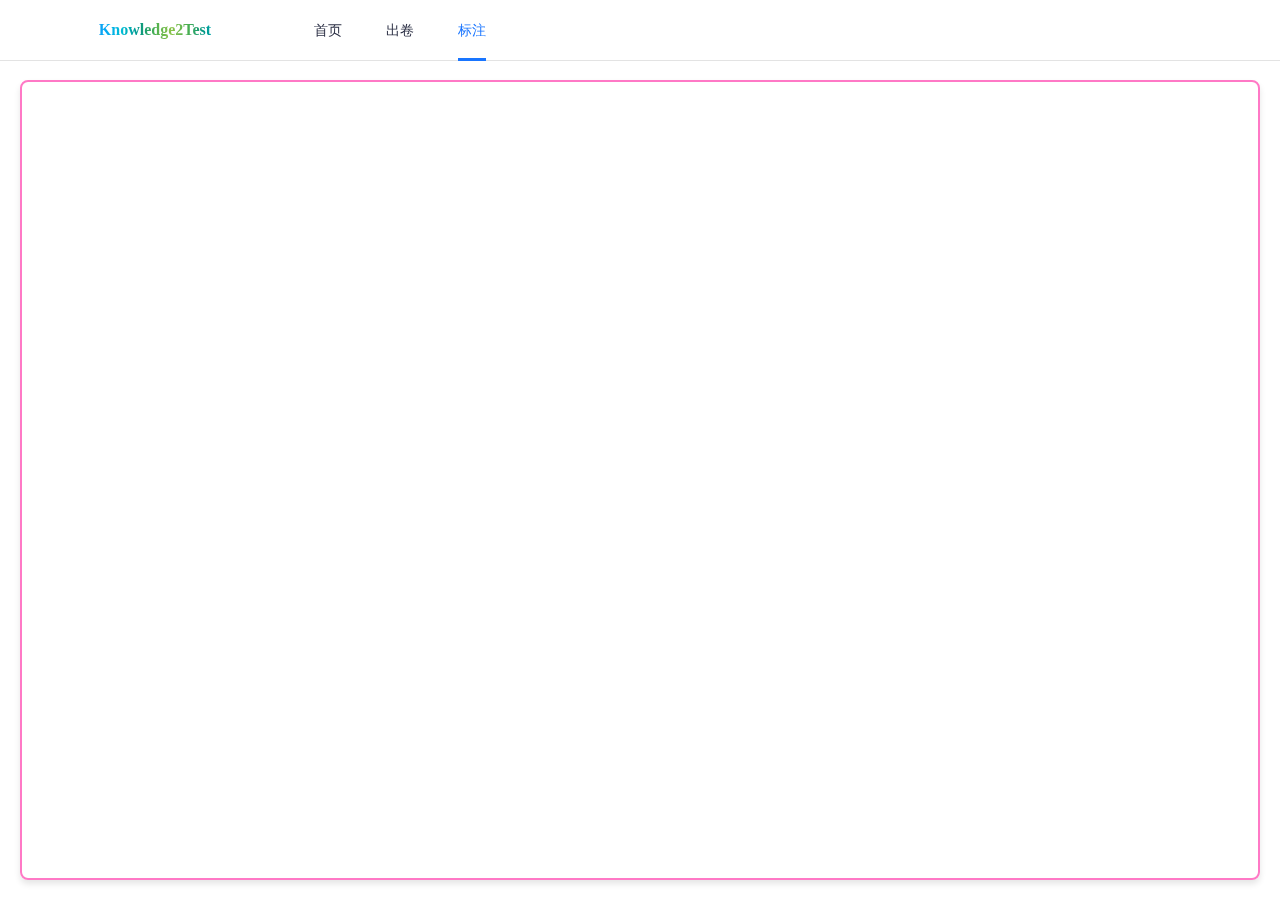
<file: colorauto.html>
<!DOCTYPE html>
<html translate="no">

<head>
    <meta charset="UTF-8">
    <meta name="viewport" content="width=device-width, initial-scale=1.0">
    <title>colorauto</title>
    <link rel="stylesheet" type="text/css" href="./index-copybyxunfei.css">
    <link rel="stylesheet" type="text/css" href="colorauto.css">
</head>

<body>
    <div id="root">
        <main class="homepage-container">
            <section class="hm-content" style="overflow:scroll;overflow-x: hidden;">
                <section class="header_header_v2__0f-iQ">
                    <div class="header_inner__EP69R">
                        <div class="header_logowrap__b4xtC">
                            <div class="colorful-text" style="font-size: 1em;">Knowledge2Test</div>
                        </div>
                        <ul class="header_menu__8lsGi">
                            <li class="false"><a href="./index.html">首页</a></li>
                            <li class="false"><a href="./paper2test.html">出卷</a>
                            <li class="header_active__LVypk"><a href="./colorauto.html">标注</a>
                            </li>
                        </ul>
                    </div>
                </section>
                <div style="width: 100%;height: 60px;"></div>
                <div id="container">
                    <div class="popup" id="popup">
                        <table>
                            <tr>
                                <td> <button title="将字体颜色改为红色，这个颜色可以被系统识别，也可以按快捷键 Ctrl" id="red"
                                        style="margin:0;background-color: rgb(255, 0, 0);"
                                        onclick="changeColor('red')"></button>
                                </td>
                                <td> <button title="将字体颜色改为黑色，也可以按快捷键 Alt" id="black"
                                        style="margin:0;background-color: rgb(0, 0, 0);"
                                        onclick="changeColor('black')"></button>
                                </td>
                                <td> <button title="格式刷模式启动（只刷红色）" id="shuaZi" style="margin:0;"
                                        onclick="geShiShua()">格式刷红</button>
                                </td>
                                <td>
                                    <span style="margin:0;margin-top: -20px;" title='禁止编辑全文（可使用快捷键编辑），再点一下解锁'>
                                        <input id="inpLock" type="checkbox" onclick="contentEditableChange()">
                                        <label class="btn-lock" for="inpLock">
                                            <svg width="36" height="40" viewBox="0 0 36 40">
                                                <path class="lockb"
                                                    d="M27 27C27 34.1797 21.1797 40 14 40C6.8203 40 1 34.1797 1 27C1 19.8203 6.8203 14 14 14C21.1797 14 27 19.8203 27 27ZM15.6298 26.5191C16.4544 25.9845 17 25.056 17 24C17 22.3431 15.6569 21 14 21C12.3431 21 11 22.3431 11 24C11 25.056 11.5456 25.9845 12.3702 26.5191L11 32H17L15.6298 26.5191Z">
                                                </path>
                                                <path class="lock"
                                                    d="M6 21V10C6 5.58172 9.58172 2 14 2V2C18.4183 2 22 5.58172 22 10V21">
                                                </path>
                                                <path class="bling" d="M29 20L31 22"></path>
                                                <path class="bling" d="M31.5 15H34.5"></path>
                                                <path class="bling" d="M29 10L31 8"></path>
                                            </svg>
                                        </label>
                                    </span>
                                </td>
                                <td> <button title="在两个无间隔符相连关键词之间插入空白占位符，避免识别时将两个关键词识别成一个" id="shuaZi"
                                        style="margin:0;" onclick="placeholder()">占位符</button>
                                </td>
                                <td> <button
                                        style="background: linear-gradient(90deg, #5689fd, #7575f8 100%);color: #fff;"
                                        id="notice_title" title="导出题目和答案（word），只有经过导出处理的doc或word打开的文档，才能被系统识别"
                                        onclick="html2doc()">导出</button>
                                </td>
                            </tr>
                        </table>
                    </div>
                    <div onclick="showPopup(event)" style="padding: 10px;margin: 20px;" id="word" class="word"
                        contenteditable="true"></div>
            </section>
        </main>
    </div>
    </div>
    <script src="jquery-2.1.1.min.js"></script>
    <script src="FileSaver.js"></script>
    <script src="jquery.wordexport.js"></script>
    <script>
        function html2doc() {
            $("#word").wordExport('知识点');
        }
        if (sessionStorage.getItem('key') !== null) {
            document.getElementById('word').innerHTML = sessionStorage.getItem('key')
            if (sessionStorage.getItem('wordsContentEditable') === 'false') {
                document.getElementById('word').contentEditable = 'false'
                document.getElementById('inpLock').checked = 'true'
            } else {
                document.getElementById('word').contentEditable = 'true'
            }
        }
        function contentEditableChange() {
            // document.getElementById('inpLock').checked
            let contChange = document.getElementById('word').contentEditable
            if (contChange === 'true') {
                document.getElementById('word').contentEditable = false
                sessionStorage.setItem('wordsContentEditable', 'false')
            } else {
                document.getElementById('word').contentEditable = true
                sessionStorage.setItem('wordsContentEditable', 'true')
                document.getElementById('red').style.display = 'block';
                document.getElementById('black').style.display = 'block';
                document.getElementById('shuaZi').style.display = 'block';
            }
        }
        function changeColor(color) {
            document.execCommand('foreColor', false, color);
        }
        function forGeShiShua() {
            // 获取当前选中的文本范围
            var selection = window.getSelection();
            if (selection.rangeCount > 0) {
                // var range = selection.getRangeAt(0);
                // 创建一个span元素用于包裹选中文本，并应用新样式
                // var span = document.createElement('span');
                // span.style.color = 'red';
                // // 将选中文本移到新的span中
                // range.surroundContents(span);
                changeColor('red');
            }
        }

        function placeholder() {
            // 获取当前选中的文本范围
            var selection = window.getSelection();
            if (selection.rangeCount = 1) {
                var range = selection.getRangeAt(0);
                // 创建一个span元素用于包裹选中文本，并应用新样式
                var span = document.createElement('span');
                span.style = 'color: black;width: 8px;height: auto;display:inline-block;margin: 2px;background: repeating-linear-gradient(-60deg, #999, #999 2px, #fff 0, #fff 3px);';
                span.className = 'placeholder'
                span.setAttribute('title', '关键词分隔符，用于两个关键词连在一起时让系统自动识别为两个关键词')
                // 将选中文本移到新的span中
                range.surroundContents(span);
                // innerText、innerHTML、textContent等需放置在下面，避免bug
                span.innerText = '‌‌‏‌‌‌'
            }

        }
        var isShuaZi = false;
        function geShiShua() {
            if (isShuaZi) {
                isShuaZi = false
                document.getElementById('shuaZi').style.backgroundColor = '#999'
                document.getElementById('shuaZi').style.color = 'rgb(255, 255, 255)'
                document.getElementById('shuaZi').innerText = '格式刷(关闭)'
                document.getElementById('word').removeEventListener('mouseup', forGeShiShua)
            } else {
                isShuaZi = true
                document.getElementById('shuaZi').style.backgroundColor = 'rgb(255, 0, 0)'
                document.getElementById('shuaZi').style.color = 'rgb(0, 0, 0)'
                document.getElementById('shuaZi').innerText = '格式刷(开启)'
                document.getElementById('word').addEventListener('mouseup', forGeShiShua)
            }
        }
        document.addEventListener('keydown', function (event) {
            if (event.key === 'Control') {
                changeColor('red')
            }
            if (event.key === 'Alt') {
                changeColor('black')
            }
        });

        function winn() {
            return document.getElementById('word').innerHTML
        }
        function data(winn) {
            sessionStorage.setItem('key', winn)
        }
        aaa = winn()
        setInterval(
            () => {
                bbb = winn()
                if (bbb != aaa) {
                    data(bbb)
                }
                else {
                    aaa = bbb
                }
            }
            , 10000);
        function showPopup(event) {
            // 获取鼠标位置
            const x = event.clientX;
            const y = event.clientY;

            // 现在container元素存在，可以正确获取其位置和尺寸
            const containerRect = document.getElementById('container').getBoundingClientRect();
            // 获取popup元素的宽度
            const popupWidth = document.getElementById('popup').offsetWidth;
            // 计算弹出框的位置
            let popupLeft = x - containerRect.left + window.pageXOffset;
            let popupTop = y - containerRect.top + window.pageYOffset - 40;
            if (popupLeft < 0 || popupLeft + popupWidth > window.innerWidth) {
                popupLeft -= popupWidth
            }
            // 设置弹出框的位置和显示状态
            const popup = document.getElementById('popup');
            popup.style.left = `${popupLeft}px`;
            popup.style.top = `${popupTop}px`;
            popup.style.display = 'block';
            popup.classList.add('opacity');
            if (document.getElementById('inpLock').checked) {
                document.getElementById('red').style.display = 'none';
                document.getElementById('black').style.display = 'none';
                document.getElementById('shuaZi').style.display = 'none';
            } else {
                document.getElementById('red').style.display = 'block';
                document.getElementById('black').style.display = 'block';
                document.getElementById('shuaZi').style.display = 'block';
            }
            let timerId;
            // 在弹出框上悬停时暂停计时器
            document.getElementById('popup').addEventListener('mouseover', function () {
                clearInterval(timerId);
                popup.classList.add('opacity');
            });
            // 当鼠标离开弹出框时恢复计时器
            document.getElementById('popup').addEventListener('mouseout', function () {
                timerId = setInterval(function () {
                    popup.classList.remove('opacity');
                }, 3000);
            });
        }

    </script>
</body>

</html>
</file>
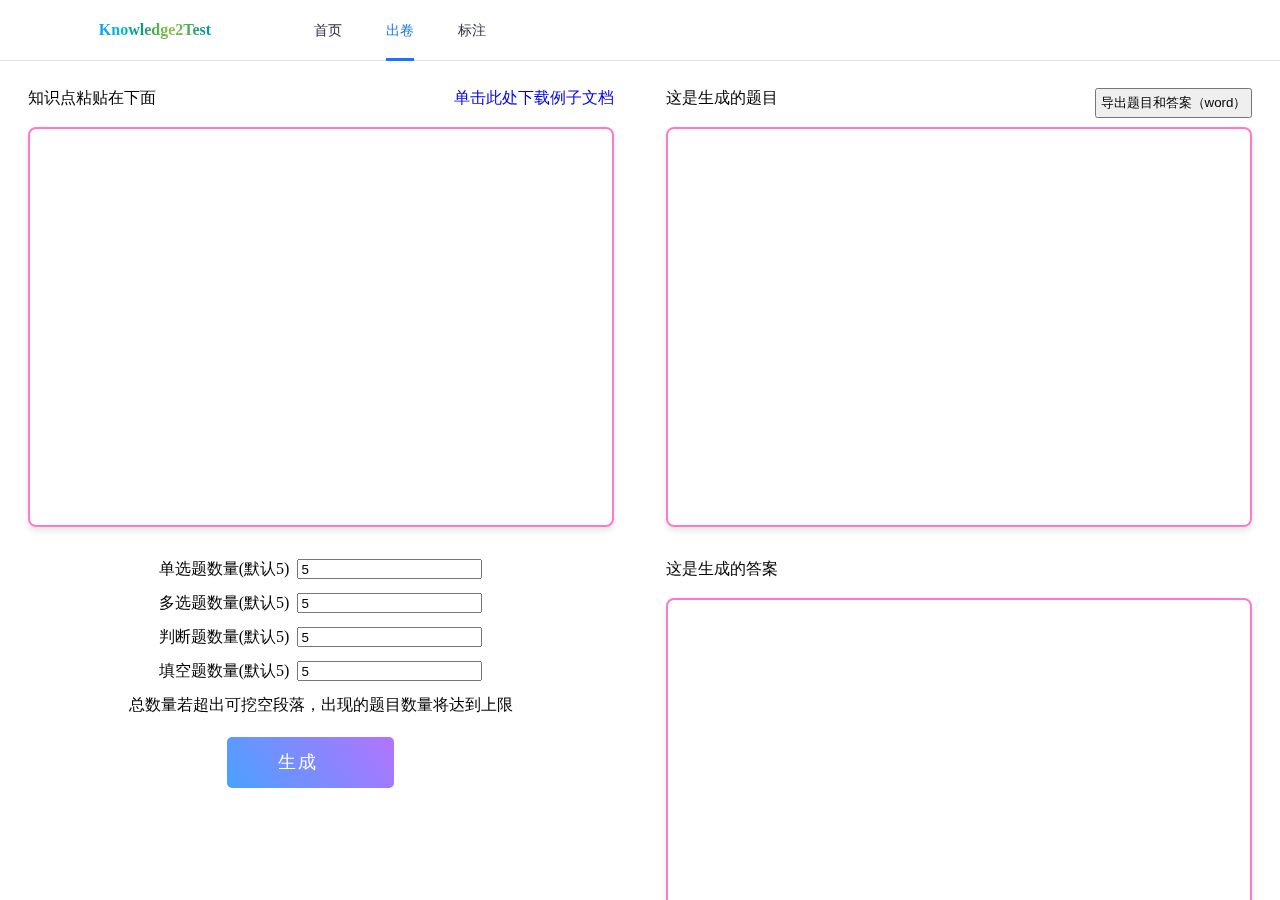
<file: paper2test.html>
<!DOCTYPE html>
<html translate="no">

<head>
    <meta charset="UTF-8">
    <meta name="viewport" content="width=device-width, initial-scale=1.0">
    <title>试卷生成器</title>
    <link rel="stylesheet" type="text/css" href="./index-copybyxunfei.css">
    <style>
        *,
        body {
            padding: 0;
            margin: 0;
        }

        p {
            line-height: 1.5;
        }

        .word {
            min-width: 100px;
            min-height: 400px;
            max-height: calc(100vh - 300px);
            padding: 6px;
            border-radius: 8px;
            box-shadow: 0 4px 6px rgba(0, 0, 0, 0.1);
            border-width: 2px;
            border-color: #ff79c6;
            border-style: solid;
            overflow-y: auto;
            padding: 20px;
            text-align: left;

            /* 创建伪元素作为边框 */
            &::before {
                content: "";
                position: absolute;
                top: -5px;
                left: -5px;
                right: -5px;
                bottom: -5px;
                z-index: -1;
                border-radius: inherit;
                /* 应用渐变边框 */
                background-image: var(--border-color);
                background-origin: border-box;
                background-clip: content-box, border-box;
                background-size: 100% 100%, 100% 2px, 2px 100%;
                background-repeat: no-repeat;
                background-position: center center;
            }
        }

        /* 定义按钮样式类名 */
        button {
            /* 设置基础样式 */
            display: inline-block;
            font-family: Arial, sans-serif;
            /* 可替换为您喜欢的字体 */
            font-size: 16px;
            font-weight: bold;
            text-align: center;
            text-decoration: none;
            line-height: 1.5;
            cursor: pointer;
            /* 自定义渐变背景颜色 */
            background-image: linear-gradient(to right, #45aaf2, #5c9eeb);
            background-repeat: no-repeat;
            background-size: 100% 200%;
            transition: background-position 0.½s ease-in-out;
            /* 圆角设计 */
            border-radius: 8px;
            /* 内部间距 */
            padding: 12px 24px;
            /* 文字颜色与阴影 */
            color: white;
            text-shadow: 0 1px 1px rgba(0, 0, 0, 0.2);
        }
    </style>
    <script src="chaizi.min.js"></script>
</head>

<body>
    <div id="root">
        <main class="homepage-container">
            <section class="hm-content" style="overflow:scroll;overflow-x: hidden;">
                <section class="header_header_v2__0f-iQ">
                    <div class="header_inner__EP69R">
                        <div class="header_logowrap__b4xtC">
                            <div class="colorful-text" style="font-size: 1em;">Knowledge2Test</div>
                        </div>
                        <ul class="header_menu__8lsGi">
                            <li class="false"><a href="./index.html">首页</a></li>
                            <li class="header_active__LVypk"><a href="./paper2test.html">出卷</a>
                            <li class="false"><a href="./colorauto.html">标注</a>
                            </li>
                        </ul>
                    </div>
                </section>
                <div style="width: 100%;height: 60px;"></div>
                <div style="padding: 2%;">
                    <table width="100%">
                        <tr>
                            <td width="48%">
                                <div style="text-align: left;"><span>知识点粘贴在下面 </span><span style="float: right;"><a
                                            href="https://bestsvip.github.io/knowledge2test/example.docx">单击此处下载例子文档</a></span>
                                </div>
                                <br />
                                <div class="word" id="test-e" contenteditable="true"></div>
                            </td>
                            <td width="10px">
                            </td>
                            <td width="48%" style="vertical-align: top;">
                                <div style="text-align: left;"><span>这是生成的题目 </span><span style="float: right;"><input
                                            style="padding: 4px;" type="button" id="notice_title" value="导出题目和答案（word）"
                                            onclick="" /></span>
                                </div>
                                <br />
                                <div class="word" id="text-c" style="clear: both;" contenteditable="true"></div>
                            </td>
                        </tr>
                        <tr>
                            <td style="text-align: center;vertical-align: top;">
                                <br />
                                <p style="margin: 10px;">
                                    <span>单选题数量(默认5) </span>
                                    <span><input style="height: 20px;width: auto;padding: 2px;margin-left: 4px;"
                                            value="5" id="text-bd" /></span>
                                </p>
                                <p style="margin: 10px;">
                                    <span>多选题数量(默认5) </span>
                                    <span><input style="height: 20px;width: auto;padding: 2px;margin-left: 4px;"
                                            value="5" id="text-dbd" /></span>
                                </p>
                                <p style="margin: 10px;">
                                    <span>判断题数量(默认5) </span>
                                    <span><input style="height: 20px;width: auto;padding: 2px;margin-left: 4px;"
                                            value="5" id="text-pd" /></span>
                                </p>
                                <p style="margin: 10px;">
                                    <span>填空题数量(默认5) </span>
                                    <span><input style="height: 20px;width: auto;padding: 2px;margin-left: 4px;"
                                            value="5" id="text-bt" /></span>
                                </p>
                                <p style="margin: 10px;">
                                    <span>总数量若超出可挖空段落，出现的题目数量将达到上限</span>
                                </p>
                                <p style="margin: 10px;"></p>
                                <div class="hm-center-box">
                                    <div class="hm-content__btn try-now" id="btn">生成</div>
                                </div>
                            </td>
                            <td width="10px">
                            </td>
                            <td>
                                <div style="margin-top: 30px;text-align: left;">这是生成的答案</div>
                                <br />
                                <div class="word" id="text-a" contenteditable="true"></div>
                            </td>
                        </tr>
                    </table>
                </div>
            </section>
        </main>
        <script src="main.js"></script>
        <script src="jquery-2.1.1.min.js"></script>
        <!-- <script src="http://libs.baidu.com/jquery/2.1.1/jquery.min.js"></script> -->
        <script src="FileSaver.js"></script>
        <script src="jquery.wordexport.js"></script>
        <script>
            // 使用示例
            dom = {
                knowledge: 'test-e',
                test: 'text-c',
                answer: 'text-a',
                testNum: ['text-bd', 'text-dbd', 'text-pd', 'text-bt'],
            }
            var test;
            test = new test2Paper('btn', dom);
            document.getElementById('notice_title').addEventListener('click', function () {
                test.html2doc();
            });
        </script>
</body>

</html>
</file>
<file: index-copybyxunfei.css>
*,
body,
html {
    padding: 0;
    margin: 0;
}

@keyframes moved {
    0% {
        background-position: 0 0;
        background-size: 200% 100%;
    }

    100% {
        background-position: -300px 0;
        background-size: 100% 100%;
    }
}

.colorful-text {
    /* 扩展颜色渐变序列，加入更多中间色阶以实现自然过渡 */
    background: linear-gradient(to right,
            #9c27b0, #673ab7, #3f51b5, #2196f3, #03a9f4,
            #00bcd4, #009688, #4caf50, #8bc34a,
            /* 添加紫色过渡颜色 */
            #4caf50, #009688, #00bcd4, #03a9f4, #3f51b5,
            #9c27b0
            /* 重复第一个颜色，完成循环 */
        );
    /* 重复第一个颜色以闭合成循环 */
    background-clip: text;
    /*设置一个固定宽，如果你不想颜色滚动，就可以不用设置，也用不到@keyframes和animation*/
    width: 100%;
    font-size: 7em;
    font-weight: bold;
    text-align: center;
    color: transparent;
    animation: moved 5s infinite;
}

.homepage-container {
    width: 100%
}

.homepage-container * {
    box-sizing: border-box
}

.homepage-container .to_other_affix_img {
    bottom: 20px;
    cursor: pointer;
    position: fixed;
    right: 58px;
    width: 52px;
    z-index: 3
}

::-webkit-scrollbar {
    display: none;
}

.hm-content {
    height: auto;
    overflow: hidden;
    position: relative;
    text-align: center;
    width: 100%;
    height: 100vh;
    background: url('http://mms2.baidu.com/it/u=964639769,598269892&fm=253&app=138&f=JPEG') no-repeat top/1980px auto;
}

.hm-content .login-tip span:last-child {
    color: #6b89ff;
    cursor: pointer;
    font-weight: 700
}

.hm-content .hm-content__title {
    margin-bottom: 23px;
    margin-top: 60px
}

.hm-content .hm-content__title .second-title {
    background: url([data-uri]) no-repeat;
    background-position: 50%;
    background-size: contain;
    box-sizing: border-box;
    display: flex;
    font-size: 12px;
    font-weight: 400;
    font-weight: 600;
    height: 38px;
    justify-content: flex-start;
    line-height: 34px;
    margin: 10px auto;
    overflow: hidden;
    width: 522px
}

.hm-content .hm-content__title .second-title .st-fir {
    color: #fff;
    padding-left: 34px;
    padding-right: 14px;
    text-align: center;
}

.hm-content .hm-content__title .second-title .st-sec {
    background: linear-gradient(90deg, #5689fd, #7575f8 100%);
    -webkit-background-clip: text;
    color: #5385f6;
    color: transparent;
    font-size: 12px;
    letter-spacing: 1px;
    padding-left: 20px;
    text-align: center
}

.hm-content .hm-content__text .Cursor--blinking {
    color: #4f59e8;
    font-size: 35px;
    font-weight: 500;
    padding-left: 5px
}

.hm-content .hm-content__text .code {
    height: 55px;
    position: relative
}

.hm-content .hm-content__text .inner-text {
    display: inline-block
}

.hm-content .hm-content__text .inner-text>span:first-child {
    color: #2c3045;
    font-family: PingFangSC, PingFangSC-Medium;
    font-size: 30px;
    font-weight: 500
}

.hm-content .hm-content__text .inner-text>span:nth-child(2) {
    color: #4f59e8;
    font-family: PingFangSC, PingFangSC-Medium;
    font-size: 30px;
    font-weight: 500
}

.hm-content .hm-content__text .date-tip {
    color: #2c3045;
    font-family: PingFangSC, PingFangSC-Medium;
    font-size: 18px;
    font-weight: 500;
    letter-spacing: 1.98px;
    line-height: 25px;
    margin-top: 12px
}

.hm-content .hm-center-box {
    display: flex;
    justify-content: center;
    margin-top: 20px;
    width: 100%
}

.hm-content .hm-center-box .hm-content__btn {
    background: linear-gradient(53deg, #4f9fff 5%, #ad76ff 94%);
    border-radius: 5px;
    color: #fff;
    cursor: pointer;
    font-size: 18px;
    height: 51px;
    letter-spacing: 2px;
    line-height: 50px;
    margin-right: 20px;
    overflow: hidden;
    position: relative;
    text-align: center;
    width: 167px
}

a {
    text-decoration: none;
}

.hm-content .hm-center-box .hm-content__btn.try-now {
    padding-right: 25px;

}

.hm-content .hm-center-box .hm-content__btn.try-now:after {
    background: url('https://xinghuo.xfyun.cn/static/media/use-arrow.e9f99711e5192a450e2d.svg') 50% no-repeat;
    background-size: contain;
    content: "";
    height: 30px;
    position: absolute;
    right: 23px;
    top: 12px;
    width: 30px
}

.hm-content .hm-center-box .hm-content__btn.try-now:hover:after {
    -webkit-transform: translateX(5px);
    transform: translateX(5px);
    transition: .3s
}

.hm-content .hm-center-box .hm-content__btn.hot {
    overflow: visible;
    position: relative
}

.hm-content .hm-center-box .hm-content__btn.hot img {
    height: 35px;
    position: absolute;
    right: -1px;
    top: -10px;
    z-index: 999
}

.hm-content .home-hor {
    align-items: center;
    -webkit-backdrop-filter: saturate(1000%) blur(10px);
    backdrop-filter: saturate(1000%) blur(10px);
    background: linear-gradient(180deg, #fff 1%, hsla(0, 0%, 100%, .8) 97%);
    border: 1px solid #c2d6ff;
    border-radius: 0 26px 26px 26px;
    box-shadow: 0 2px 11px 0 rgba(74, 112, 183, .11);
    display: flex;
    height: 135px;
    justify-content: space-around;
    margin: 40px auto 38px;
    width: 1200px
}

.hm-content .home-hor .hh-item {
    letter-spacing: 1px;
    text-align: left;
    width: auto;
    margin: 40px;
}

.hm-content .home-hor .hh-item .hh-title {
    color: #252525;
    display: block;
    font-size: 18px;
    font-weight: 500;
    height: 35px;
    line-height: 35px;
    position: relative
}

.hm-content .home-hor .hh-item .hh-title:after {
    background: url('https://xinghuo.xfyun.cn/static/media/quick-go.e440d4d7a2381f010bba.svg') 50% no-repeat;
    content: " ";
    height: 35px;
    position: absolute;
    right: 10px;
    top: 0;
    width: 19px
}

.hm-content .home-hor .hh-item .hh-desc {
    color: #37498c;
    font-size: 14px;
    line-height: 25px;
    margin-top: 10px
}

.header_header_v2__0f-iQ {
    -webkit-backdrop-filter: blur(22px);
    backdrop-filter: blur(22px);
    background: hsla(0, 0%, 100%, .58);
    box-shadow: 0 1px 0 0 rgba(0, 0, 0, .11);
    height: 60px;
    text-align: center;
    width: 100%;
    z-index: 9;
    position: fixed;
}

.header_header_v2__0f-iQ .header_inner__EP69R {
    height: 60px;
    line-height: 60px;
    margin: 0 auto;
    width: 1200px;
}

.header_header_v2__0f-iQ .header_inner__EP69R .header_logowrap__b4xtC {
    float: left;
    width: 230px
}

.header_header_v2__0f-iQ .header_inner__EP69R .header_login_area__vBAYp {
    align-items: center;
    display: flex;
    float: right;
    height: 100%
}

.header_header_v2__0f-iQ .header_inner__EP69R .header_login_area__vBAYp .header_user_info__2Frcn {
    cursor: pointer;
    height: 30px;
    line-height: 30px;
    width: 30px
}

.header_header_v2__0f-iQ .header_inner__EP69R .header_login_area__vBAYp .header_user_info__2Frcn img {
    border-radius: 20px;
    height: 30px;
    width: 30px
}

.header_header_v2__0f-iQ .header_inner__EP69R .header_login_area__vBAYp .header_login_btn__JSZrf {
    background: hsla(0, 0%, 100%, 0);
    border: 1px solid #1975ff;
    border-radius: 25px;
    color: #1975ff;
    cursor: pointer;
    font-size: 14px;
    font-weight: 600;
    height: 31px;
    letter-spacing: 1px;
    line-height: 29px;
    width: 78px
}

.header_header_v2__0f-iQ .header_inner__EP69R .header_login_area__vBAYp .header_login_btn__JSZrf:hover {
    background: #1975ff;
    color: #fff
}

.header_header_v2__0f-iQ .header_inner__EP69R .header_menu__8lsGi {
    float: left;
    height: 100%;
    margin: 0 0 0 22px;
    padding: 0;
    width: 600px
}

.header_header_v2__0f-iQ .header_inner__EP69R .header_menu__8lsGi li {
    float: left;
    height: 100%;
    padding: 0 22px;
    list-style-type: none;
}

.header_header_v2__0f-iQ .header_inner__EP69R .header_menu__8lsGi li a {
    color: #2c3045;
    display: inline-block;
    font-size: 14px;
    font-weight: 500;
    height: 100%;
    text-decoration: none;
}

.header_header_v2__0f-iQ .header_inner__EP69R .header_menu__8lsGi li.header_active__LVypk a,
.header_header_v2__0f-iQ .header_inner__EP69R .header_menu__8lsGi li:hover a {
    border-bottom: 3px solid #1975ff;
    color: #1975ff;
    text-decoration: none;
}
</file>
<file: colorauto.css>
*,
body {
    padding: 0;
    margin: 0;
}

p {
    line-height: 1.5;
}
#notice_title{
    cursor: black;
}
.word {
    min-width: 100px;
    width: calc(100% - 40px);
    min-height: 400px;
    height: calc(100vh - 100px);
    padding: 6px;
    border-radius: 8px;
    box-shadow: 0 4px 6px rgba(0, 0, 0, 0.1);
    border-width: 2px;
    border-color: #ff79c6;
    border-style: solid;
    overflow-y: auto;
    padding: 20px;
    text-align: left;
    
    /* 创建伪元素作为边框 */
    &::before {
        content: "";
        position: absolute;
        top: -5px;
        left: -5px;
        right: -5px;
        bottom: -5px;
        z-index: -1;
        border-radius: inherit;
        /* 应用渐变边框 */
        background-image: var(--border-color);
        background-origin: border-box;
        background-clip: content-box, border-box;
        background-size: 100% 100%, 100% 2px, 2px 100%;
        background-repeat: no-repeat;
        background-position: center center;
    }
}

#popup span,
#popup button {
    display: inline-block;
    font-family: Arial, sans-serif;
    text-align: center;
    text-decoration: none;
    line-height: 1.5;
    width: 60px;
    height: 60px;
    cursor: pointer;
    border-radius: 8px;
    margin: 0;
    padding: 10px;
    border: none;
}

.red {
    color: red;
}

.green {
    color: green;
}

.blue {
    color: blue;
}
@keyframes fadeOut {
    0% {
        opacity: 1;
    }
    100% {
        opacity: 0;
    }
}
@keyframes fadeIn {
    0% {
        opacity: 0;
    }
    100% {
        opacity: 1;
    }
}
.popup {
    opacity: 0;
    display: none;
    position: absolute;
    background-color: #fff;
    padding: 10px;
    border-radius: 10px;
    box-shadow: 0 4px 6px rgba(0, 0, 0, 0.1);
    border-width: 2px;
    border: none !important;
    border-style: solid;
    animation: fadeOut 3s ease-in-out forwards;
    z-index: 9999;
}
.popup td{
    padding: 4px;
}
.opacity {
    opacity: 1;
    animation: fadeIn 0s ease-in-out forwards;
}

.btn-lock {
    position: absolute;
    display: inline-block;
    background: #ff5b5b;
    width: 64px;
    height: 64px;
    margin-left: -30px;
    box-sizing: border-box;
    padding: 12px 0 0 18px;
    border-radius: 50%;
    cursor: pointer;
    -webkit-tap-highlight-color: transparent;
}

.btn-lock svg {
    fill: none;
    transform: translate3d(0, 0, 0);
    margin-left: -8px;
}

.btn-lock svg .bling {
    stroke: #fff;
    stroke-width: 2.5;
    stroke-linecap: round;
    stroke-dasharray: 3;
    stroke-dashoffset: 15;
    transition: all 0.3s ease;
}

.btn-lock svg .lock {
    stroke: #fff;
    stroke-width: 4;
    stroke-linejoin: round;
    stroke-linecap: round;
    stroke-dasharray: 36;
    transition: all 0.4s ease;
}

.btn-lock svg .lockb {
    fill: #fff;
    fill-rule: evenodd;
    clip-rule: evenodd;
    transform: rotate(8deg);
    transform-origin: 14px 20px;
    transition: all 0.2s ease;
}

#inpLock {
    display: none;
}

#inpLock:checked+label {
    background: #20cca5;
}

#inpLock:checked+label svg {
    opacity: 1;
}

#inpLock:checked+label svg .bling {
    animation: bling6132 0.3s linear forwards;
    animation-delay: 0.2s;
}

#inpLock:checked+label svg .lock {
    stroke-dasharray: 48;
    animation: locked 0.3s linear forwards;
}

#inpLock:checked+label svg .lockb {
    transform: rotate(0);
    transform-origin: 14px 22px;
}

@keyframes bling6132 {
    50% {
        stroke-dasharray: 3;
        stroke-dashoffset: 12;
    }

    100% {
        stroke-dasharray: 3;
        stroke-dashoffset: 9;
    }
}

@keyframes locked {
    50% {
        transform: translateY(1px);
    }
}
</file>
